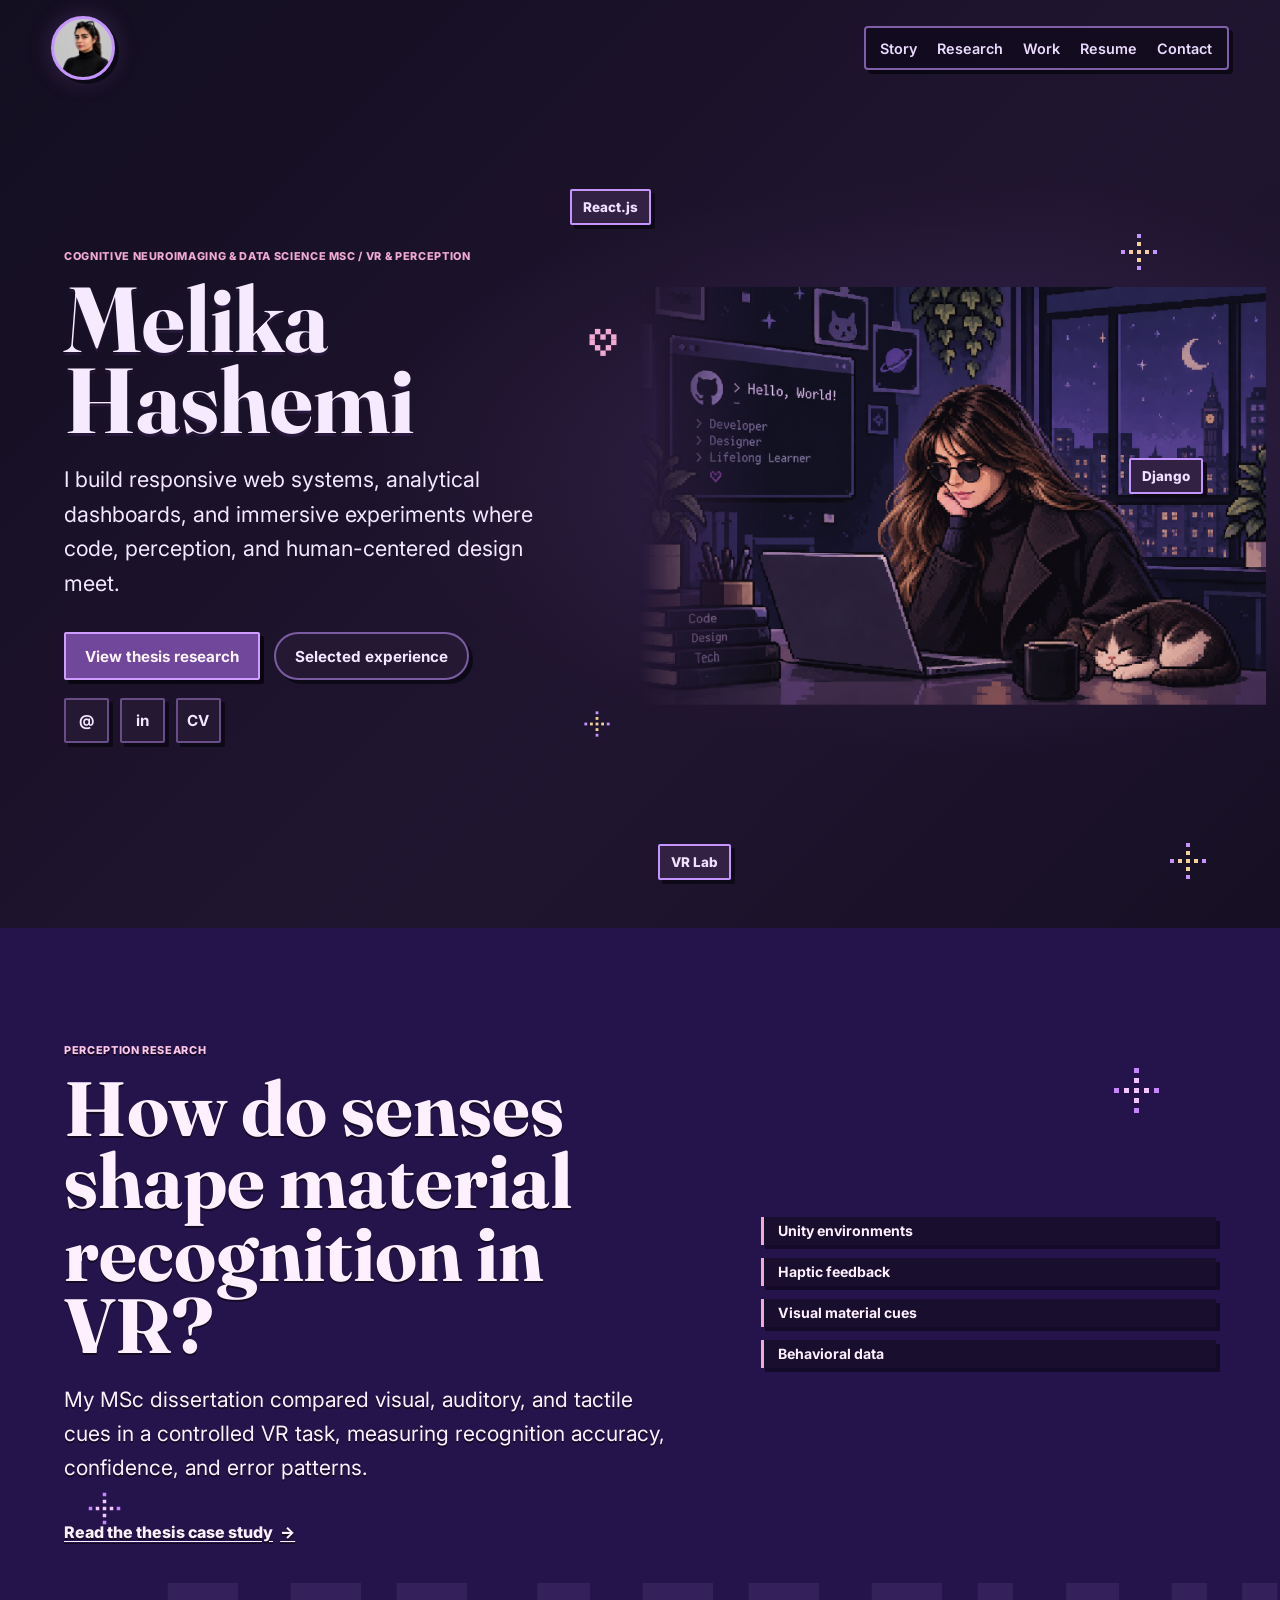
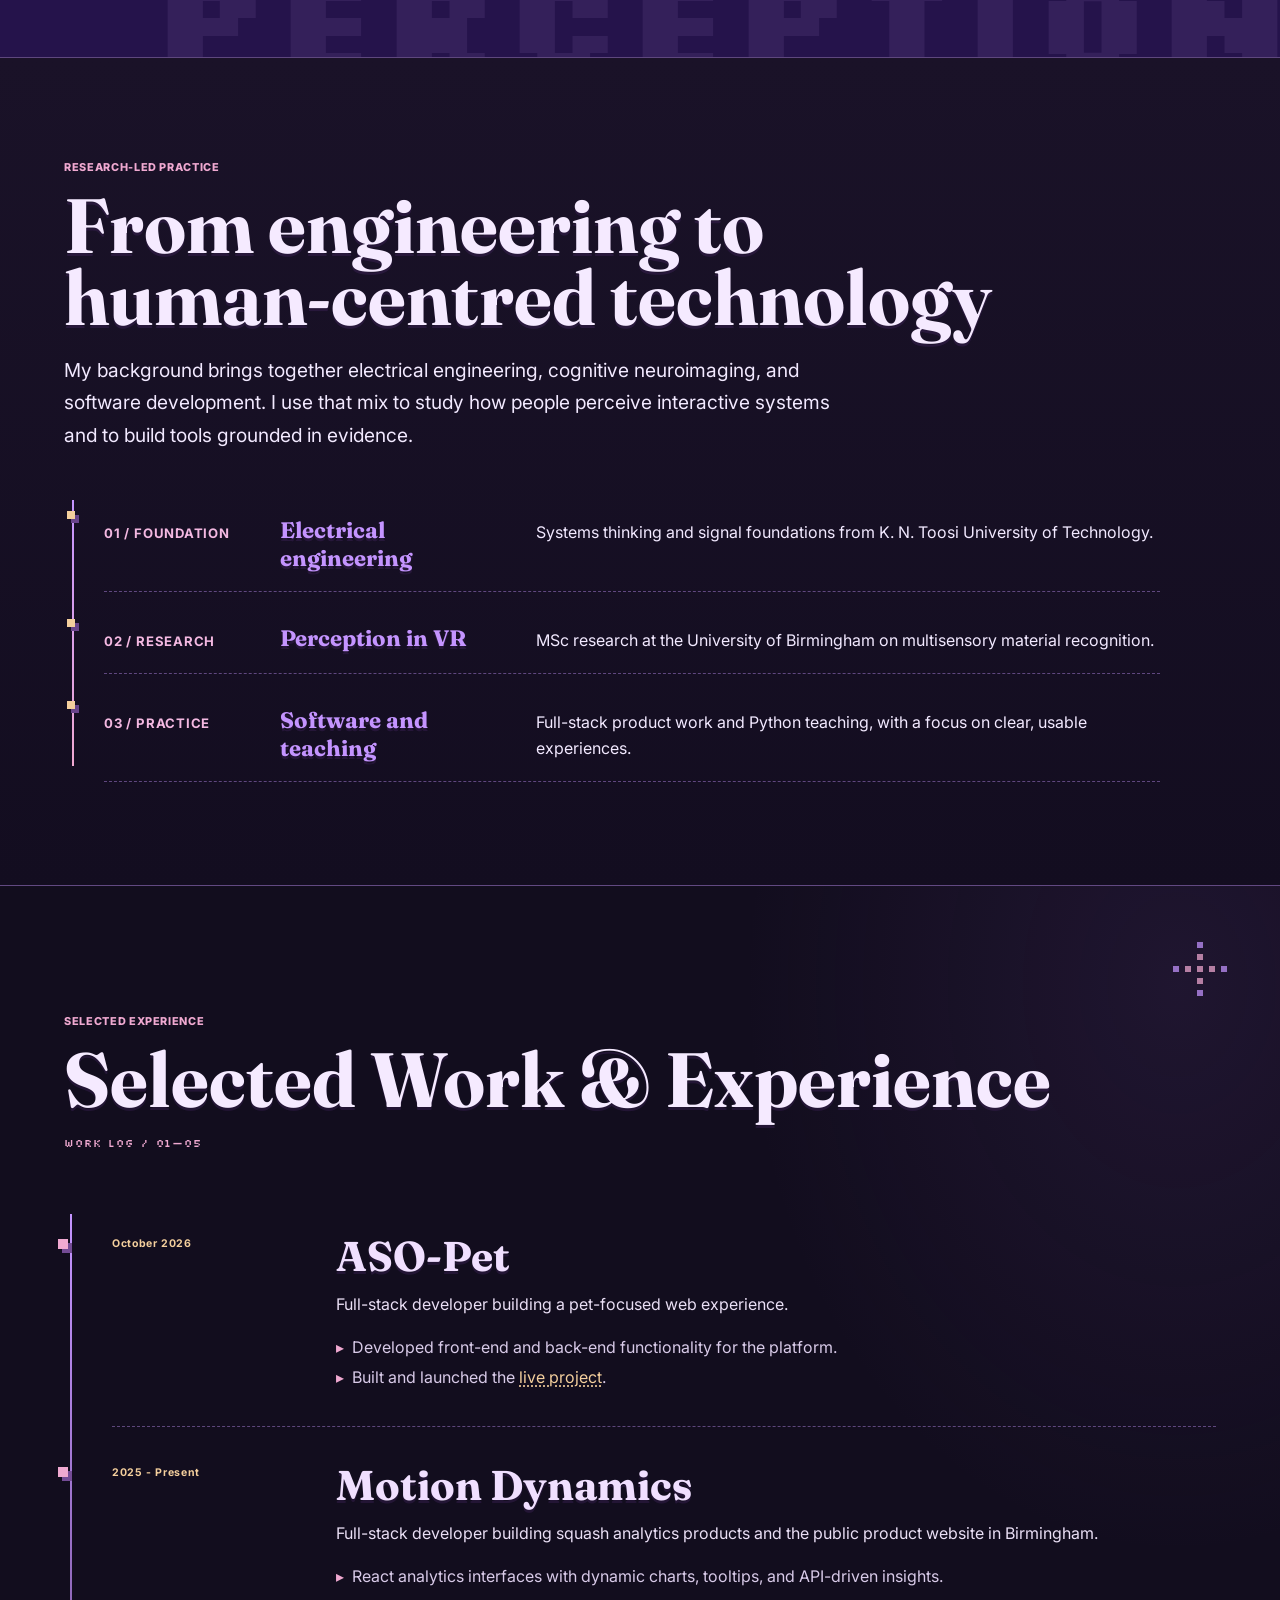
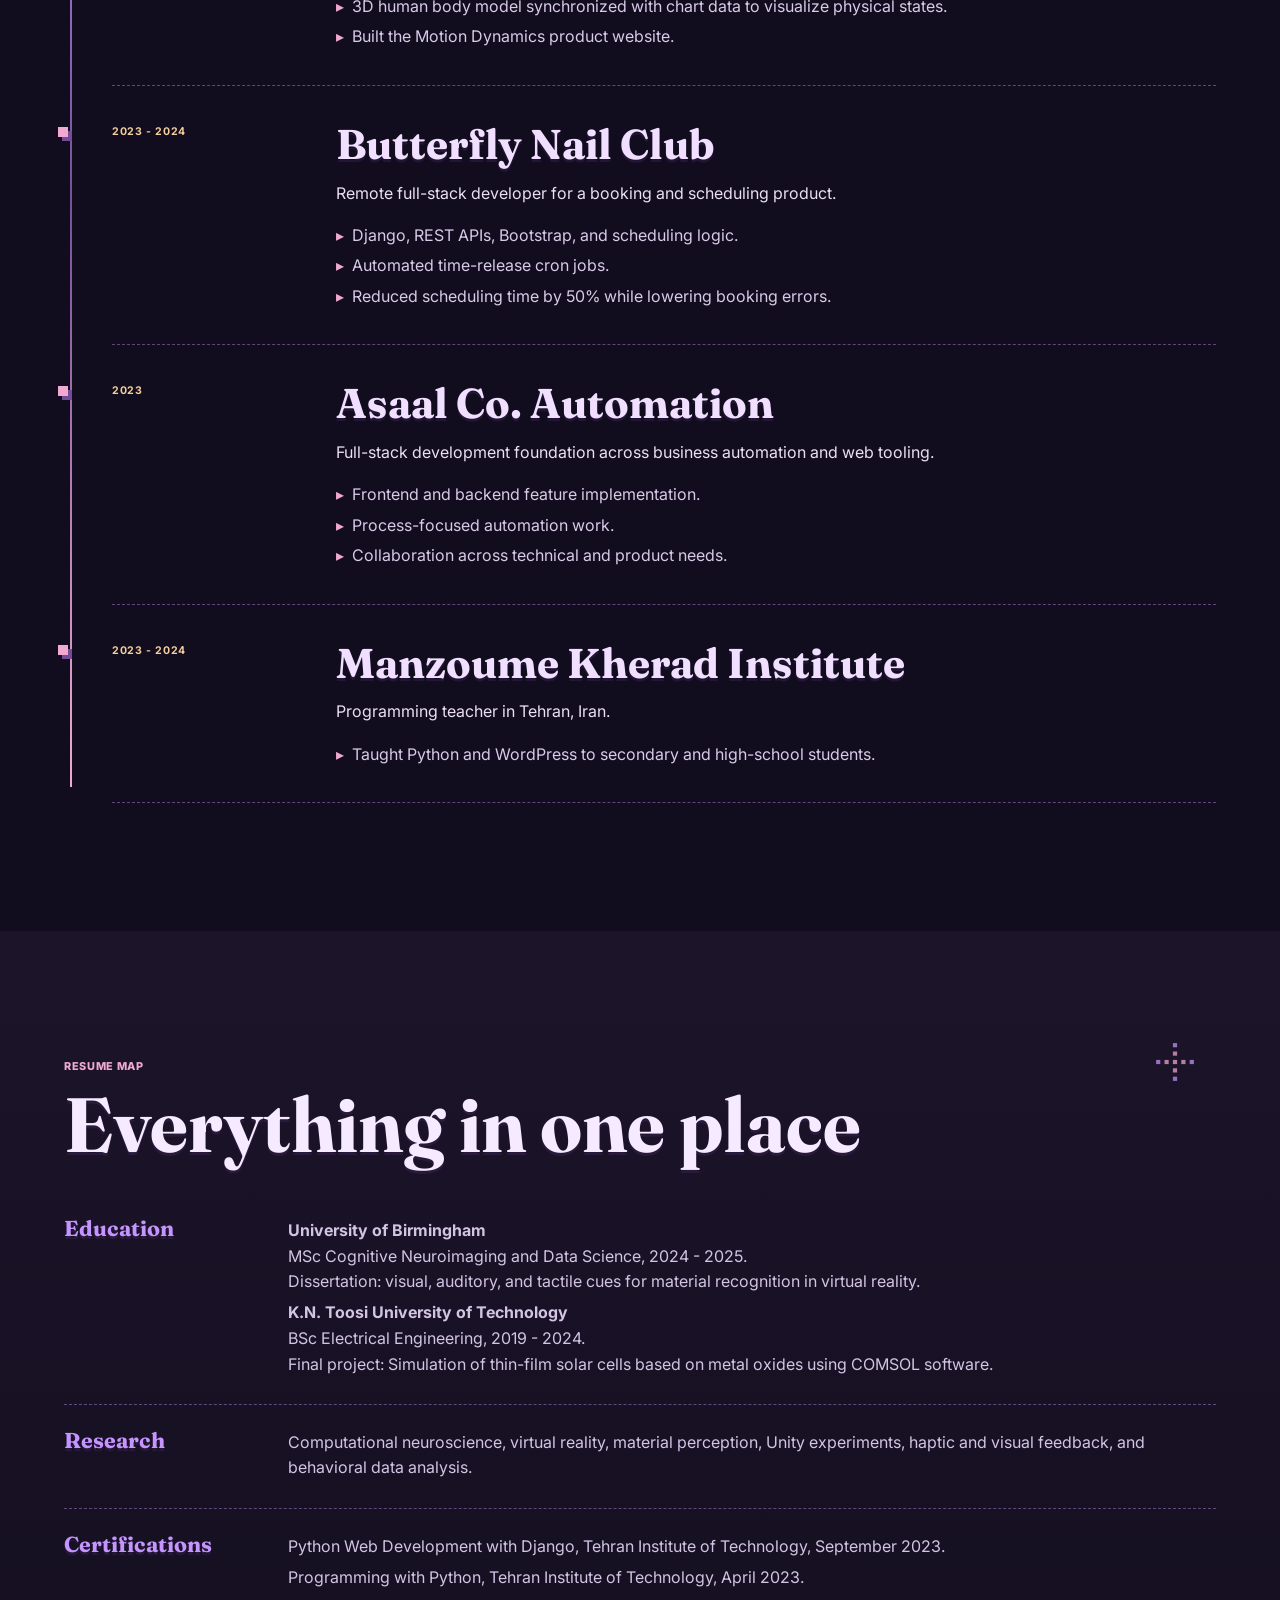
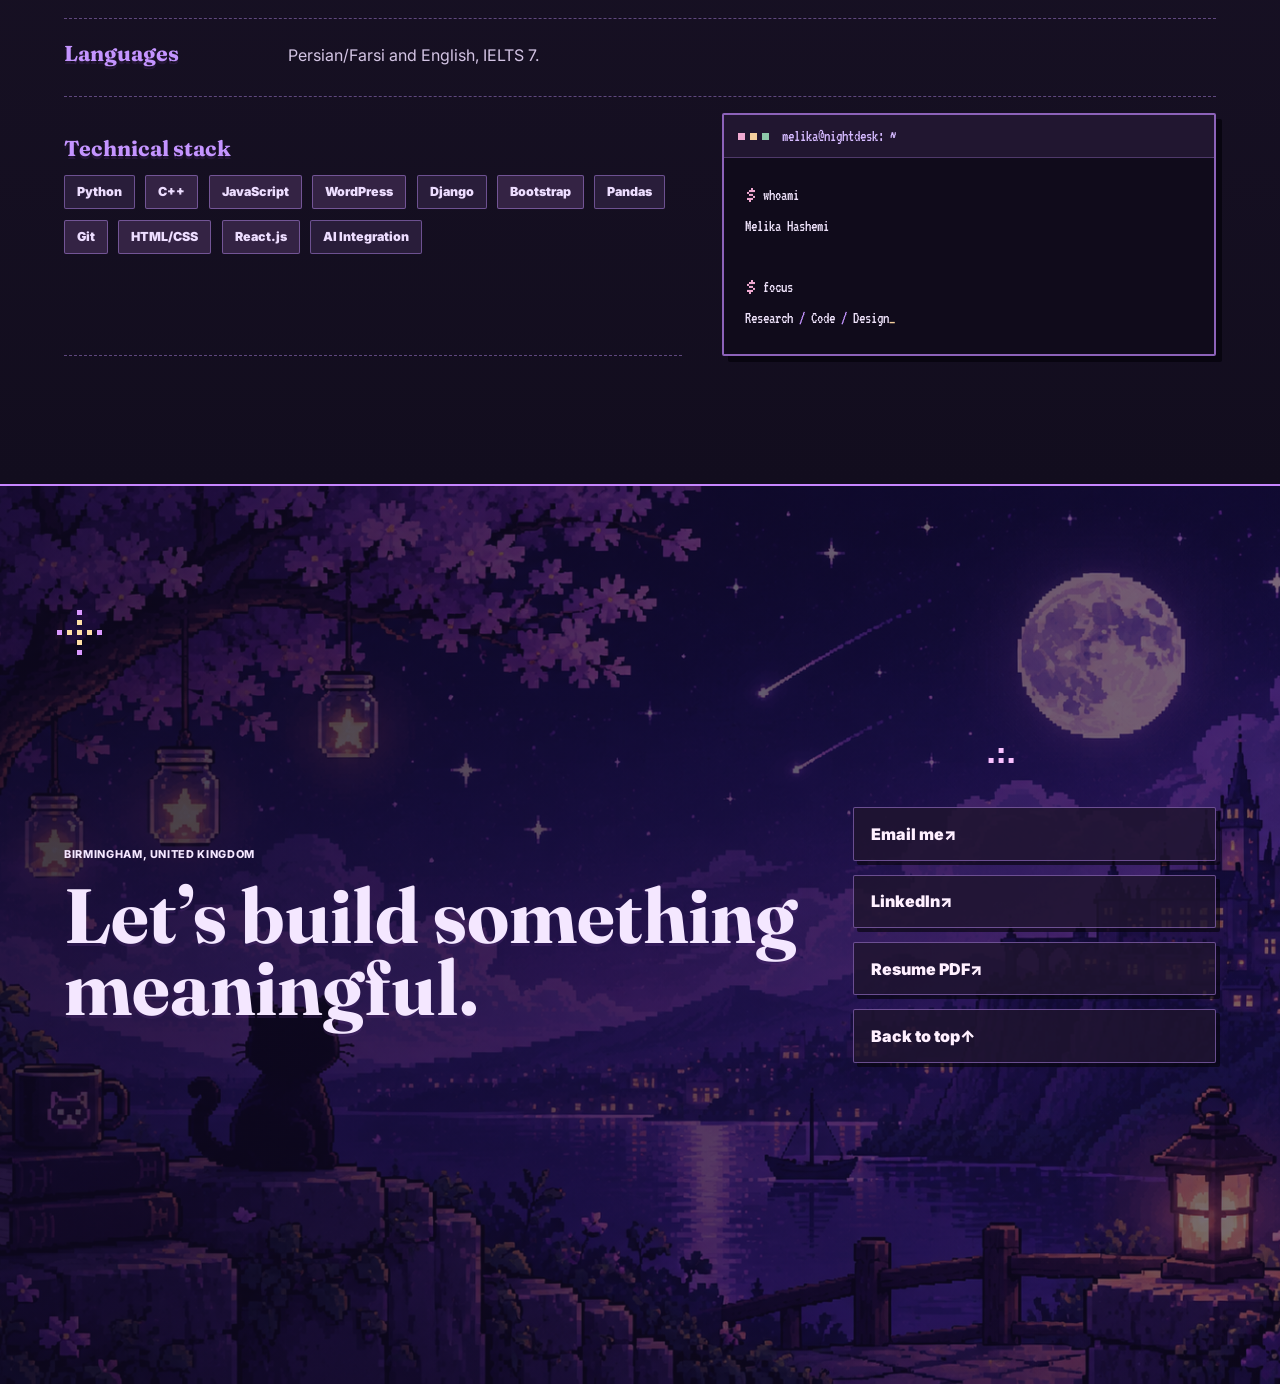
<file: index.html>
<!doctype html>
<html lang="en">
  <head>
    <meta charset="utf-8" />
    <meta name="viewport" content="width=device-width, initial-scale=1" />
    <title>Melika Hashemi | Portfolio</title>
    <meta
      name="description"
      content="Melika Hashemi's portfolio in VR perception research, cognitive neuroimaging, data science, and full-stack development."
    />
    <link rel="icon" type="image/jpeg" href="images/Profesional.jpg" />
    <link rel="preconnect" href="https://fonts.googleapis.com" />
    <link rel="preconnect" href="https://fonts.gstatic.com" crossorigin />
    <link href="https://fonts.googleapis.com/css2?family=Silkscreen:wght@400;700&family=VT323&display=swap" rel="stylesheet" />
    <link
      href="https://fonts.googleapis.com/css2?family=Fraunces:wght@500;650;800&family=Inter:wght@400;500;600;700;800&display=swap"
      rel="stylesheet"
    />
    <link rel="stylesheet" href="styles.css" />
    <link rel="stylesheet" href="pixel-theme.css" />
  </head>
  <body>
    <header class="site-header">
      <a class="brand" href="#top" aria-label="Melika Hashemi home">MH</a>
      <nav aria-label="Primary navigation">
        <a href="#story">Story</a>
        <a href="research.html">Research</a>
        <a href="#work">Work</a>
        <a href="#resume">Resume</a>
        <a href="#contact">Contact</a>
      </nav>
    </header>

    <main id="top">
      <section class="hero panel">
        <div class="hero-copy">
          <p class="eyebrow">Cognitive Neuroimaging &amp; Data Science MSc / VR &amp; perception</p>
          <h1>
            <span>Melika</span>
            <span>Hashemi</span>
          </h1>
          <p class="lede">
            I build responsive web systems, analytical dashboards, and immersive
            experiments where code, perception, and human-centered design meet.
          </p>
          <div class="hero-actions">
            <a class="button primary" href="research.html">View thesis research</a>
            <a class="button ghost" href="#work">Selected experience</a>
          </div>
          <div class="hero-icon-links" aria-label="Quick links">
            <a href="mailto:smlika.hashemi@gmail.com" aria-label="Email"> @ </a>
            <a href="https://www.linkedin.com/in/melika-hashemi-525626200/" target="_blank" rel="noreferrer" aria-label="LinkedIn">in</a>
            <a href="Resume.pdf" target="_blank" rel="noreferrer" aria-label="Download CV">CV</a>
          </div>
        </div>

        <div class="hero-stage" aria-hidden="true">
          <img class="portrait" src="images/pixel-night-desk.png" alt="" />
          <span class="pixel-motif pixel-star star-one"></span>
          <span class="pixel-motif pixel-star star-two"></span>
          <span class="pixel-motif pixel-heart"></span>
          <span class="code-chip chip-one">React.js</span>
          <span class="code-chip chip-two">Django</span>
          <span class="code-chip chip-three">VR Lab</span>
        </div>
      </section>

      <section id="research" class="sky-scroll-section" aria-label="VR perception research statement">
        <div class="sky-word">PERCEPTION</div>
        <div class="sky-copy">
          <p class="eyebrow">Perception research</p>
          <h2>How do senses shape material recognition in VR?</h2>
          <p>My MSc dissertation compared visual, auditory, and tactile cues in a controlled VR task, measuring recognition accuracy, confidence, and error patterns.</p>
          <a class="research-link" href="research.html">Read the thesis case study <span aria-hidden="true">→</span></a>
        </div>
        <div class="sky-facts" aria-label="Research highlights">
          <span>Unity environments</span>
          <span>Haptic feedback</span>
          <span>Visual material cues</span>
          <span>Behavioral data</span>
        </div>
      </section>

      <section id="story" class="story-section" aria-labelledby="story-title">
        <div class="section-intro">
          <p class="eyebrow">Research-led practice</p>
          <h2 id="story-title">From engineering to human-centred technology</h2>
          <p>
            My background brings together electrical engineering, cognitive
            neuroimaging, and software development. I use that mix to study how
            people perceive interactive systems and to build tools grounded in
            evidence.
          </p>
        </div>
        <div class="story-grid">
          <article class="story-card">
            <span class="story-card-label">01 / Foundation</span>
            <h3>Electrical engineering</h3>
            <p>Systems thinking and signal foundations from K. N. Toosi University of Technology.</p>
          </article>
          <article class="story-card">
            <span class="story-card-label">02 / Research</span>
            <h3>Perception in VR</h3>
            <p>MSc research at the University of Birmingham on multisensory material recognition.</p>
          </article>
          <article class="story-card">
            <span class="story-card-label">03 / Practice</span>
            <h3>Software and teaching</h3>
            <p>Full-stack product work and Python teaching, with a focus on clear, usable experiences.</p>
          </article>
        </div>
      </section>

      <section id="work" class="work-section">
        <div class="section-intro">
          <p class="eyebrow">Selected experience</p>
          <h2>Selected Work &amp; Experience</h2>
        </div>
        <div class="work-grid">
          <article class="work-card" data-reveal>
            <span class="year">October 2026</span>
            <h3>ASO-Pet</h3>
            <p>Full-stack developer building a pet-focused web experience.</p>
            <ul>
              <li>Developed front-end and back-end functionality for the platform.</li>
              <li>Built and launched the <a href="https://aso-pet.hashemdotcom.space/" target="_blank" rel="noreferrer">live project</a>.</li>
            </ul>
          </article>
          <article class="work-card" data-reveal>
            <span class="year">2025 - Present</span>
            <h3>Motion Dynamics</h3>
            <p>Full-stack developer building squash analytics products and the public product website in Birmingham.</p>
            <ul>
              <li>React analytics interfaces with dynamic charts, tooltips, and API-driven insights.</li>
              <li>3D human body model synchronized with chart data to visualize physical states.</li>
              <li>Built the Motion Dynamics product website.</li>
            </ul>
          </article>
          <article class="work-card" data-reveal>
            <span class="year">2023 - 2024</span>
            <h3>Butterfly Nail Club</h3>
            <p>Remote full-stack developer for a booking and scheduling product.</p>
            <ul>
              <li>Django, REST APIs, Bootstrap, and scheduling logic.</li>
              <li>Automated time-release cron jobs.</li>
              <li>Reduced scheduling time by 50% while lowering booking errors.</li>
            </ul>
          </article>
          <article class="work-card" data-reveal>
            <span class="year">2023</span>
            <h3>Asaal Co. Automation</h3>
            <p>Full-stack development foundation across business automation and web tooling.</p>
            <ul>
              <li>Frontend and backend feature implementation.</li>
              <li>Process-focused automation work.</li>
              <li>Collaboration across technical and product needs.</li>
            </ul>
          </article>
          <article class="work-card" data-reveal>
            <span class="year">2023 - 2024</span>
            <h3>Manzoume Kherad Institute</h3>
            <p>Programming teacher in Tehran, Iran.</p>
            <ul>
              <li>Taught Python and WordPress to secondary and high-school students.</li>
            </ul>
          </article>
        </div>
      </section>

      <section id="resume" class="resume-section">
        <div class="section-intro">
          <p class="eyebrow">Resume map</p>
          <h2>Everything in one place</h2>
        </div>
        <div class="resume-grid">
          <article class="resume-panel">
            <h3>Education</h3>
            <p><strong>University of Birmingham</strong><br />MSc Cognitive Neuroimaging and Data Science, 2024 - 2025.<br />Dissertation: visual, auditory, and tactile cues for material recognition in virtual reality.</p>
            <p><strong>K.N. Toosi University of Technology</strong><br />BSc Electrical Engineering, 2019 - 2024.<br />Final project: Simulation of thin-film solar cells based on metal oxides using COMSOL software.</p>
          </article>
          <article class="resume-panel">
            <h3>Research</h3>
            <p>Computational neuroscience, virtual reality, material perception, Unity experiments, haptic and visual feedback, and behavioral data analysis.</p>
          </article>
          <article class="resume-panel">
            <h3>Certifications</h3>
            <p>Python Web Development with Django, Tehran Institute of Technology, September 2023.</p>
            <p>Programming with Python, Tehran Institute of Technology, April 2023.</p>
          </article>
          <article class="resume-panel">
            <h3>Languages</h3>
            <p>Persian/Farsi and English, IELTS 7.</p>
          </article>
          <div class="resume-stack-row">
            <article class="resume-panel stack-panel">
              <h3>Technical stack</h3>
              <div class="skill-orbit skill-orbit-small" aria-label="Technical stack">
                <span>Python</span>
                <span>C++</span>
                <span>JavaScript</span>
                <span>WordPress</span>
                <span>Django</span>
                <span>Bootstrap</span>
                <span>Pandas</span>
                <span>Git</span>
                <span>HTML/CSS</span>
                <span>React.js</span>
                <span>AI Integration</span>
              </div>
            </article>
            <div class="ghost-lab stack-spirit pixel-console" aria-label="Pixel-themed coding terminal">
              <div class="console-bar">
                <span class="console-lights" aria-hidden="true"><i></i><i></i><i></i></span>
                <span>melika@nightdesk: ~</span>
              </div>
              <pre><span class="console-prompt">$</span> whoami
Melika Hashemi

<span class="console-prompt">$</span> focus
Research <span class="console-divider">/</span> Code <span class="console-divider">/</span> Design<span class="console-cursor" aria-hidden="true">_</span></pre>
            </div>
          </div>
        </div>
      </section>

      <section id="contact" class="contact-section panel" aria-labelledby="contact-title">
        <div>
          <p class="eyebrow">Birmingham, United Kingdom</p>
          <h2 id="contact-title">Let’s build something meaningful.</h2>
        </div>
        <div class="contact-links">
          <a href="mailto:smlika.hashemi@gmail.com">Email me <span aria-hidden="true">↗</span></a>
          <a href="https://www.linkedin.com/in/melika-hashemi-525626200/" target="_blank" rel="noreferrer">LinkedIn <span aria-hidden="true">↗</span></a>
          <a href="Resume.pdf" target="_blank" rel="noreferrer">Resume PDF <span aria-hidden="true">↗</span></a>
          <a href="#top">Back to top <span aria-hidden="true">↑</span></a>
        </div>
      </section>

    </main>

    <script src="script.js"></script>
  </body>
</html>
</file>
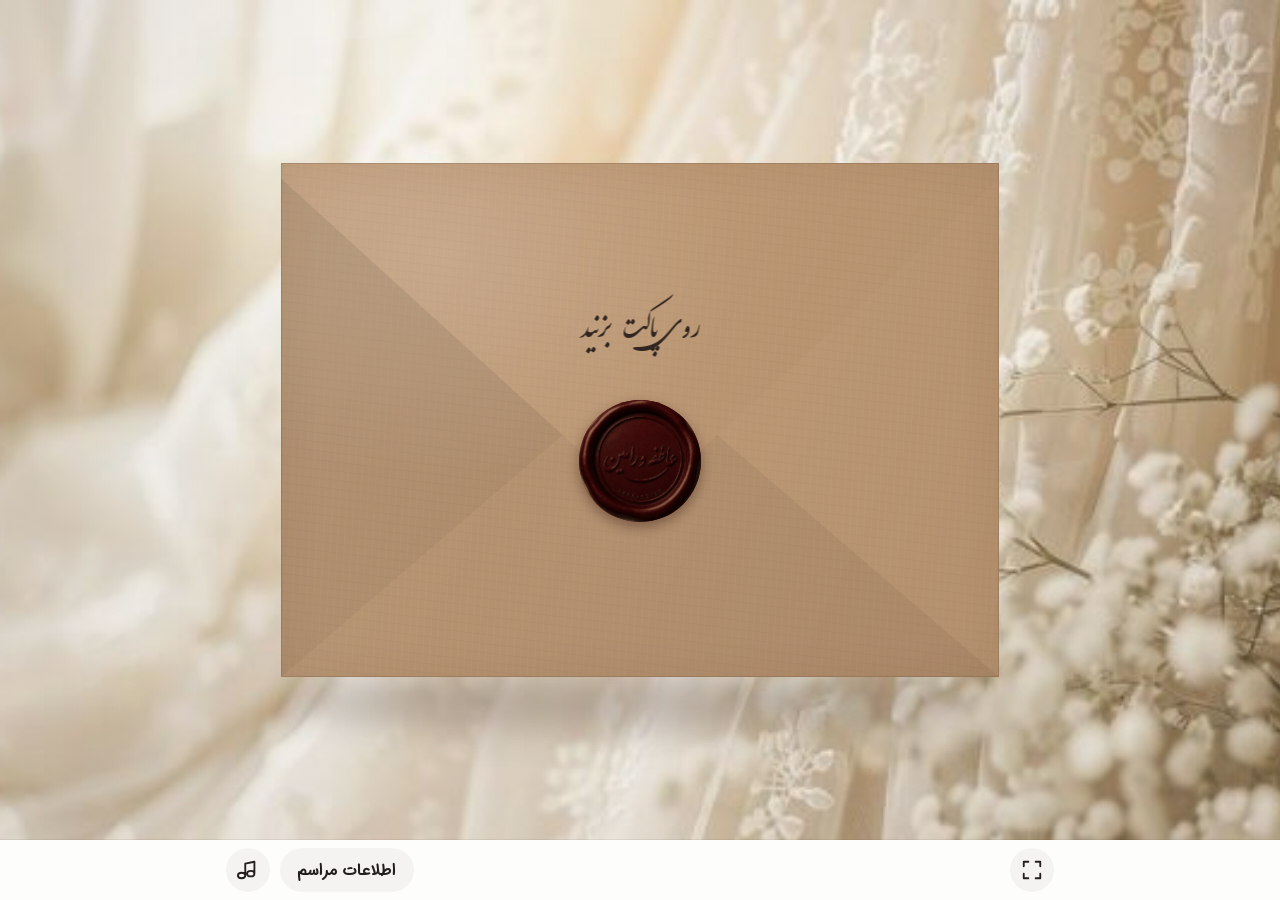
<file: wedding/index.html>
<!doctype html>
<html lang="fa" dir="rtl">
  <head>
    <meta charset="UTF-8" />
    <meta name="viewport" content="width=device-width, initial-scale=1.0" />
    <meta name="theme-color" content="#c9beb6" />
    <title>دعوت‌نامه عروسی</title>
    <link rel="stylesheet" href="styles.css" />
  </head>
  <body>
    <main class="scene" aria-label="دعوت‌نامه عروسی">
      <div class="backdrop" aria-hidden="true">
        <span class="lace lace--left"></span>
        <span class="lace lace--right"></span>
      </div>

      <div class="sparkles" id="sparkles" aria-hidden="true"></div>

      <button class="envelope-stage" id="envelope" type="button" aria-label="باز کردن دعوت‌نامه" aria-expanded="false">
        <span class="envelope-shadow" aria-hidden="true"></span>

        <span class="envelope">
          <span class="envelope__back"></span>

          <img
            class="invitation"
            src="assets/images/invitation.png"
            alt="دعوت‌نامه عاطفه و رامین؛ جمعه ۲۳ مرداد، ساعت ۱۹ تا ۲۲، تهران، عمارت مجنون"
          />

          <span class="envelope__front envelope__front--left"></span>
          <span class="envelope__front envelope__front--right"></span>
          <span class="envelope__front envelope__front--bottom"></span>
          <span class="envelope__flap"></span>

          <span class="seal" aria-hidden="true">
            <img src="assets/images/seal.png" alt="" />
          </span>

          <span class="tap-copy">روی پاکت بزنید</span>
        </span>
      </button>
    </main>

    <footer class="controls">
      <div class="controls__inner">
        <button class="icon-button" id="musicButton" type="button" aria-label="پخش موسیقی" title="موسیقی">
          <svg viewBox="0 0 24 24" aria-hidden="true"><path d="M9 18V5l10-2v13M9 18c0 1.7-1.8 3-4 3s-4-1.3-4-3 1.8-3 4-3 4 1.3 4 3Zm10-2c0 1.7-1.8 3-4 3s-4-1.3-4-3 1.8-3 4-3 4 1.3 4 3Z" /></svg>
        </button>
        <button class="details-button" id="detailsButton" type="button">اطلاعات مراسم</button>
        <button class="icon-button controls__fullscreen" id="fullscreenButton" type="button" aria-label="نمایش تمام‌صفحه" title="تمام‌صفحه">
          <svg viewBox="0 0 24 24" aria-hidden="true"><path d="M8 3H3v5M16 3h5v5M8 21H3v-5m13 5h5v-5" /></svg>
        </button>
      </div>
    </footer>

    <dialog class="details" id="detailsDialog">
      <button class="details__close" id="closeDetails" type="button" aria-label="بستن">×</button>
      <p class="details__kicker">جشن پیوند ما</p>
      <h2>اطلاعات مراسم</h2>
      <dl>
        <div><dt>تاریخ</dt><dd>جمعه، ۲۳ مرداد</dd></div>
        <div><dt>ساعت</dt><dd>۱۹:۰۰</dd></div>
        <div><dt>نشانی</dt><dd>تهران، عمارت مجنون</dd></div>
      </dl>
      <a
        class="details__map-link"
        href="https://www.google.com/maps/dir/?api=1&amp;destination=35.6647378%2C51.2293936&amp;travelmode=driving"
        target="_blank"
        rel="noopener noreferrer"
        aria-label="نمایش محل مراسم در گوگل مپ"
      >
        <svg class="details__map-logo" viewBox="0 0 32 32" aria-hidden="true">
          <path fill="#34a853" d="M16 2a10 10 0 0 0-10 10c0 7.5 10 18 10 18s10-10.5 10-18A10 10 0 0 0 16 2Z"/>
          <path fill="#fbbc04" d="M6 12c0 3.3 2.2 7.6 4.7 11.2L16 16l-5.8-8A9.9 9.9 0 0 0 6 12Z"/>
          <path fill="#4285f4" d="M16 2a10 10 0 0 0-5.8 1.9L16 12l8.1-4.2A10 10 0 0 0 16 2Z"/>
          <path fill="#ea4335" d="M24.1 7.8 16 12v4l5.3 7.2C23.8 19.6 26 15.3 26 12c0-1.5-.3-2.9-.9-4.2Z"/>
          <circle cx="16" cy="12" r="3.5" fill="#fff"/>
        </svg>
        <span>مشاهده مسیر در Google Maps</span>
      </a>
      <p class="details__note">مشتاق دیدارتان هستیم</p>
    </dialog>

    <audio id="music" src="assets/audio/wedding-song.mp3" loop preload="auto"></audio>

    <script src="script.js"></script>
  </body>
</html>
</file>
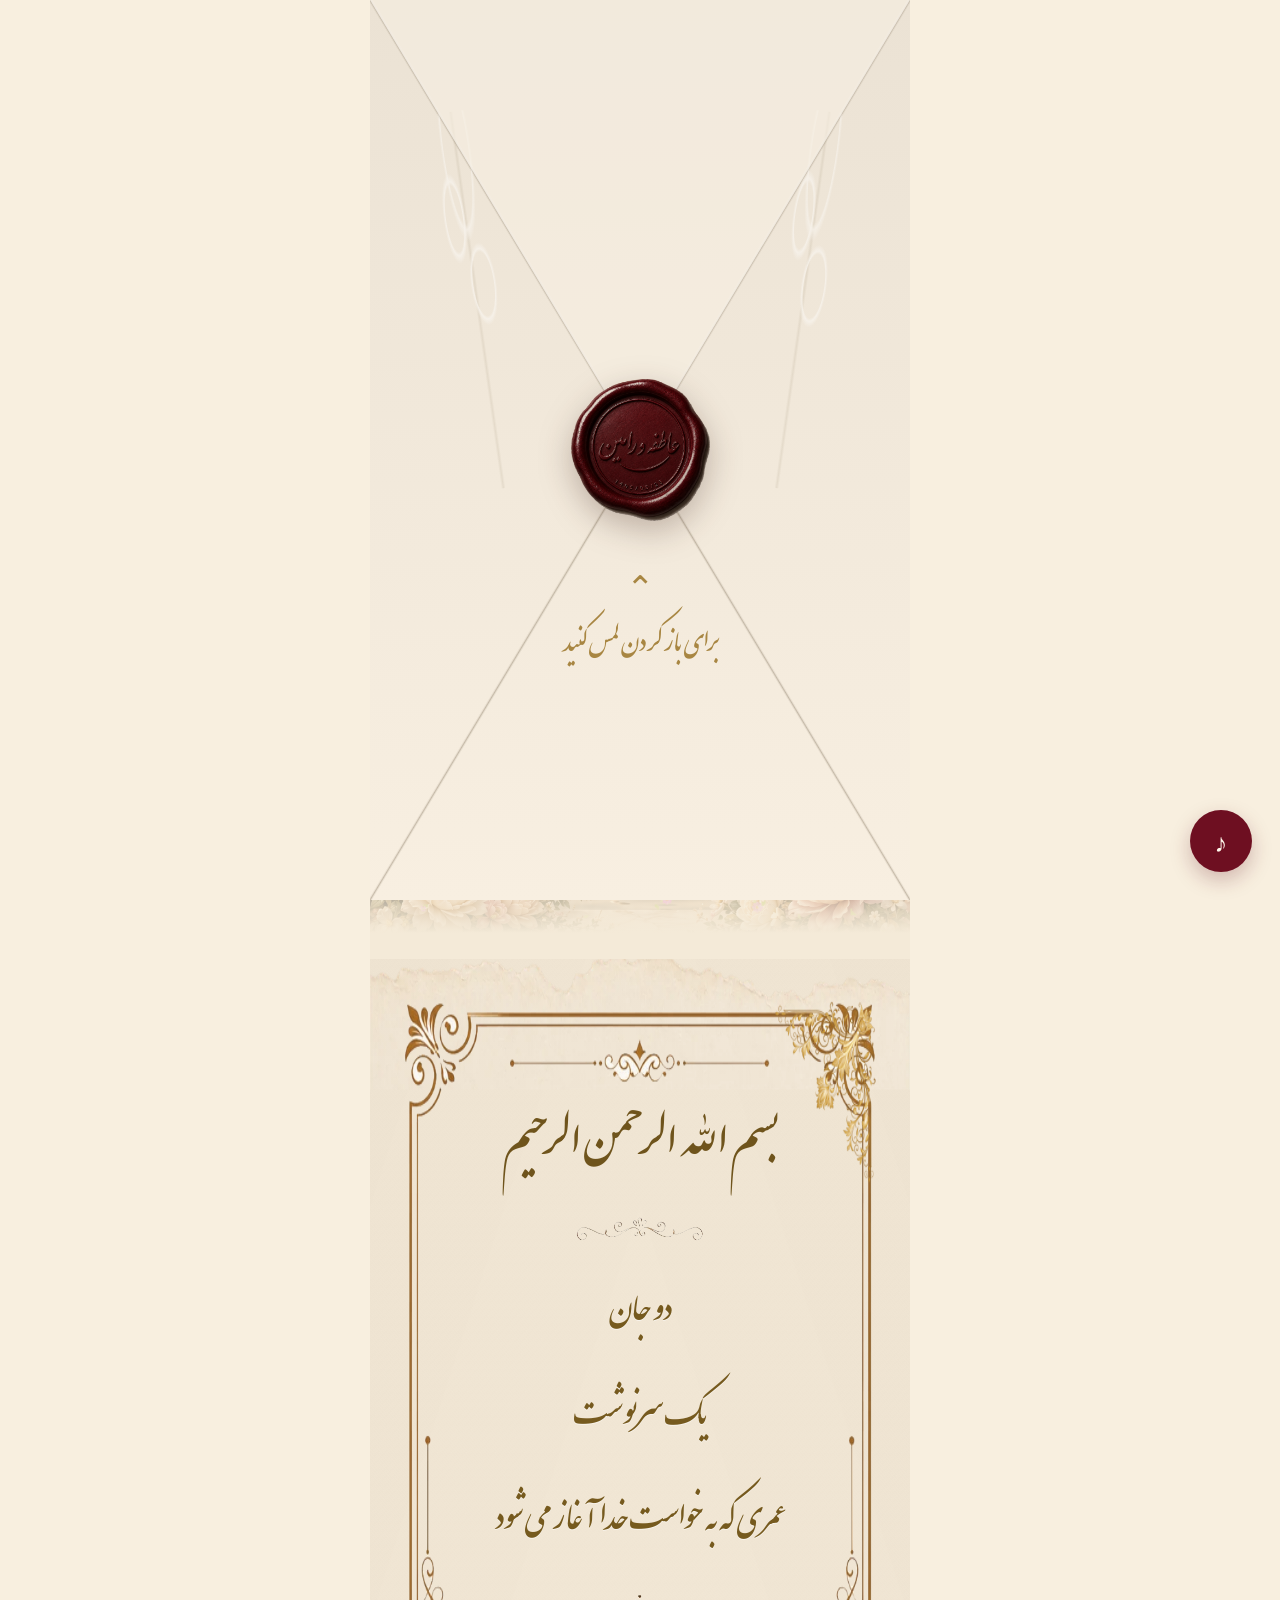
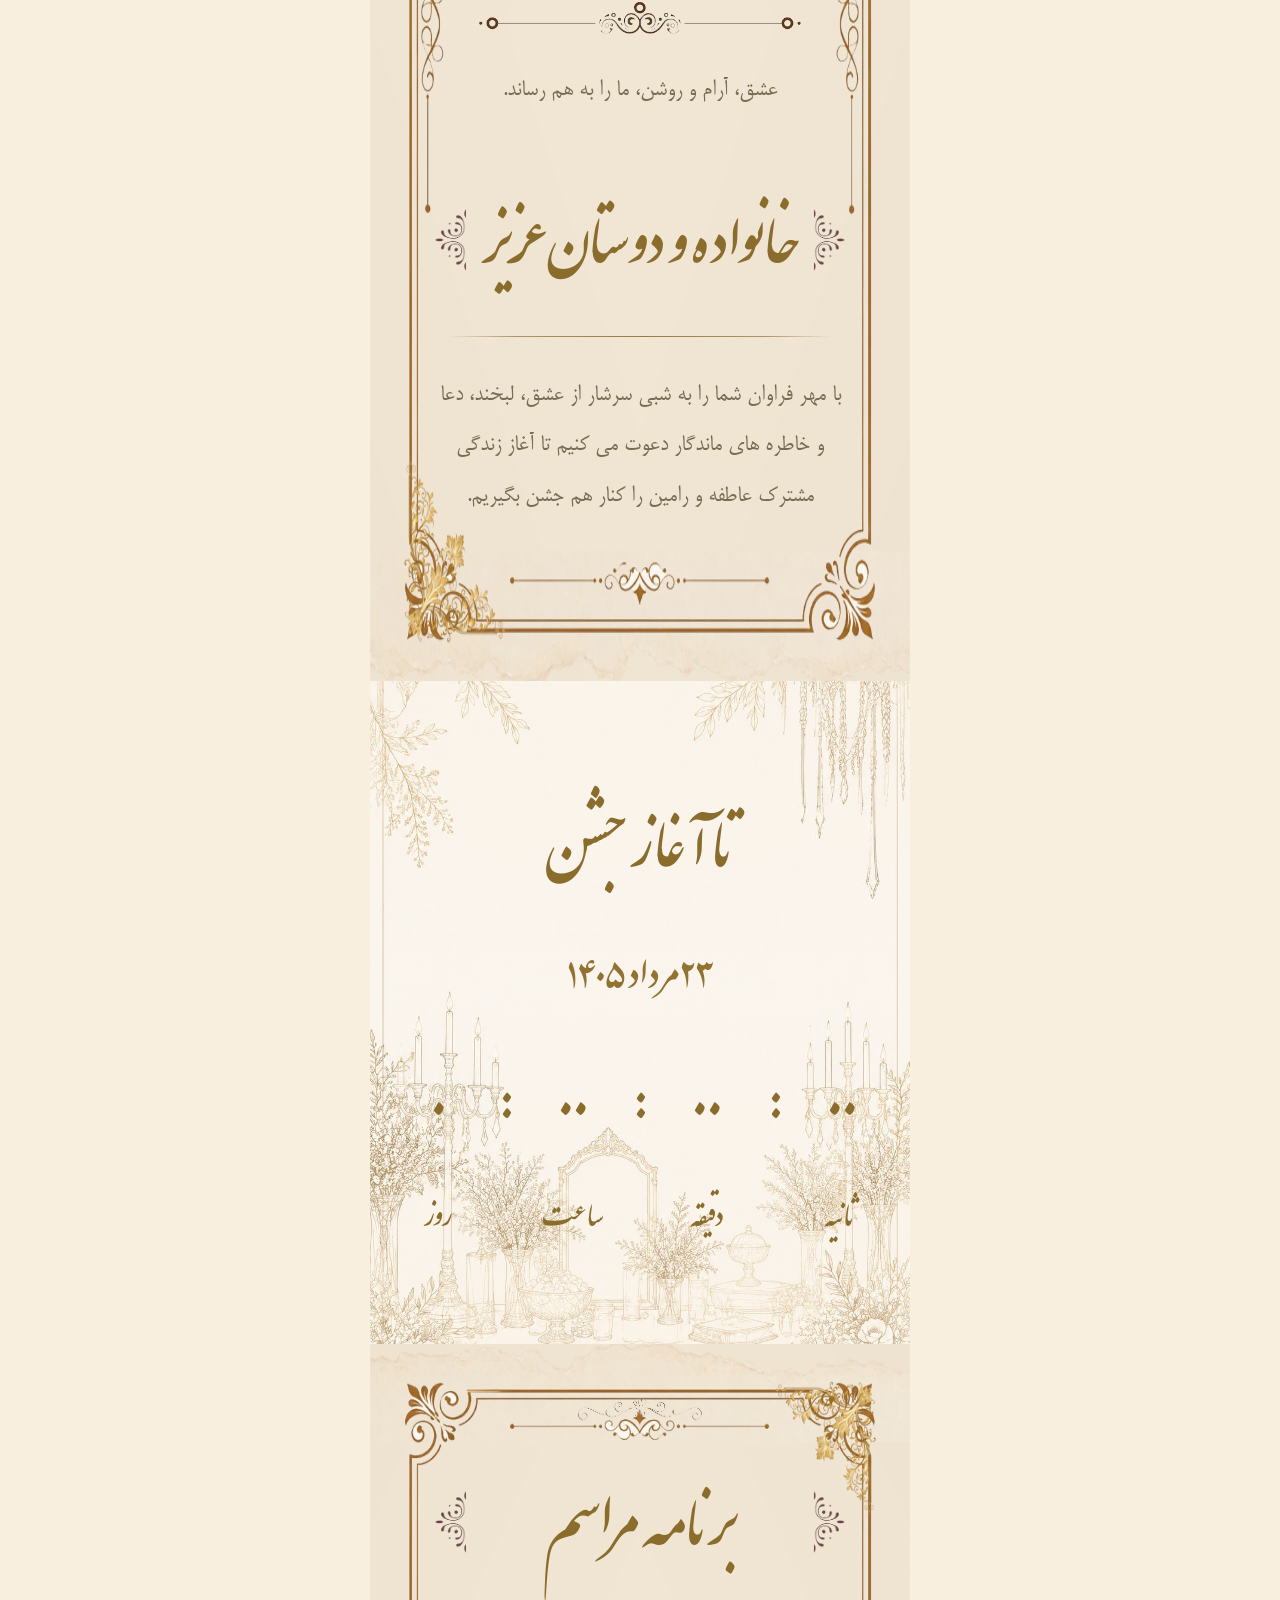
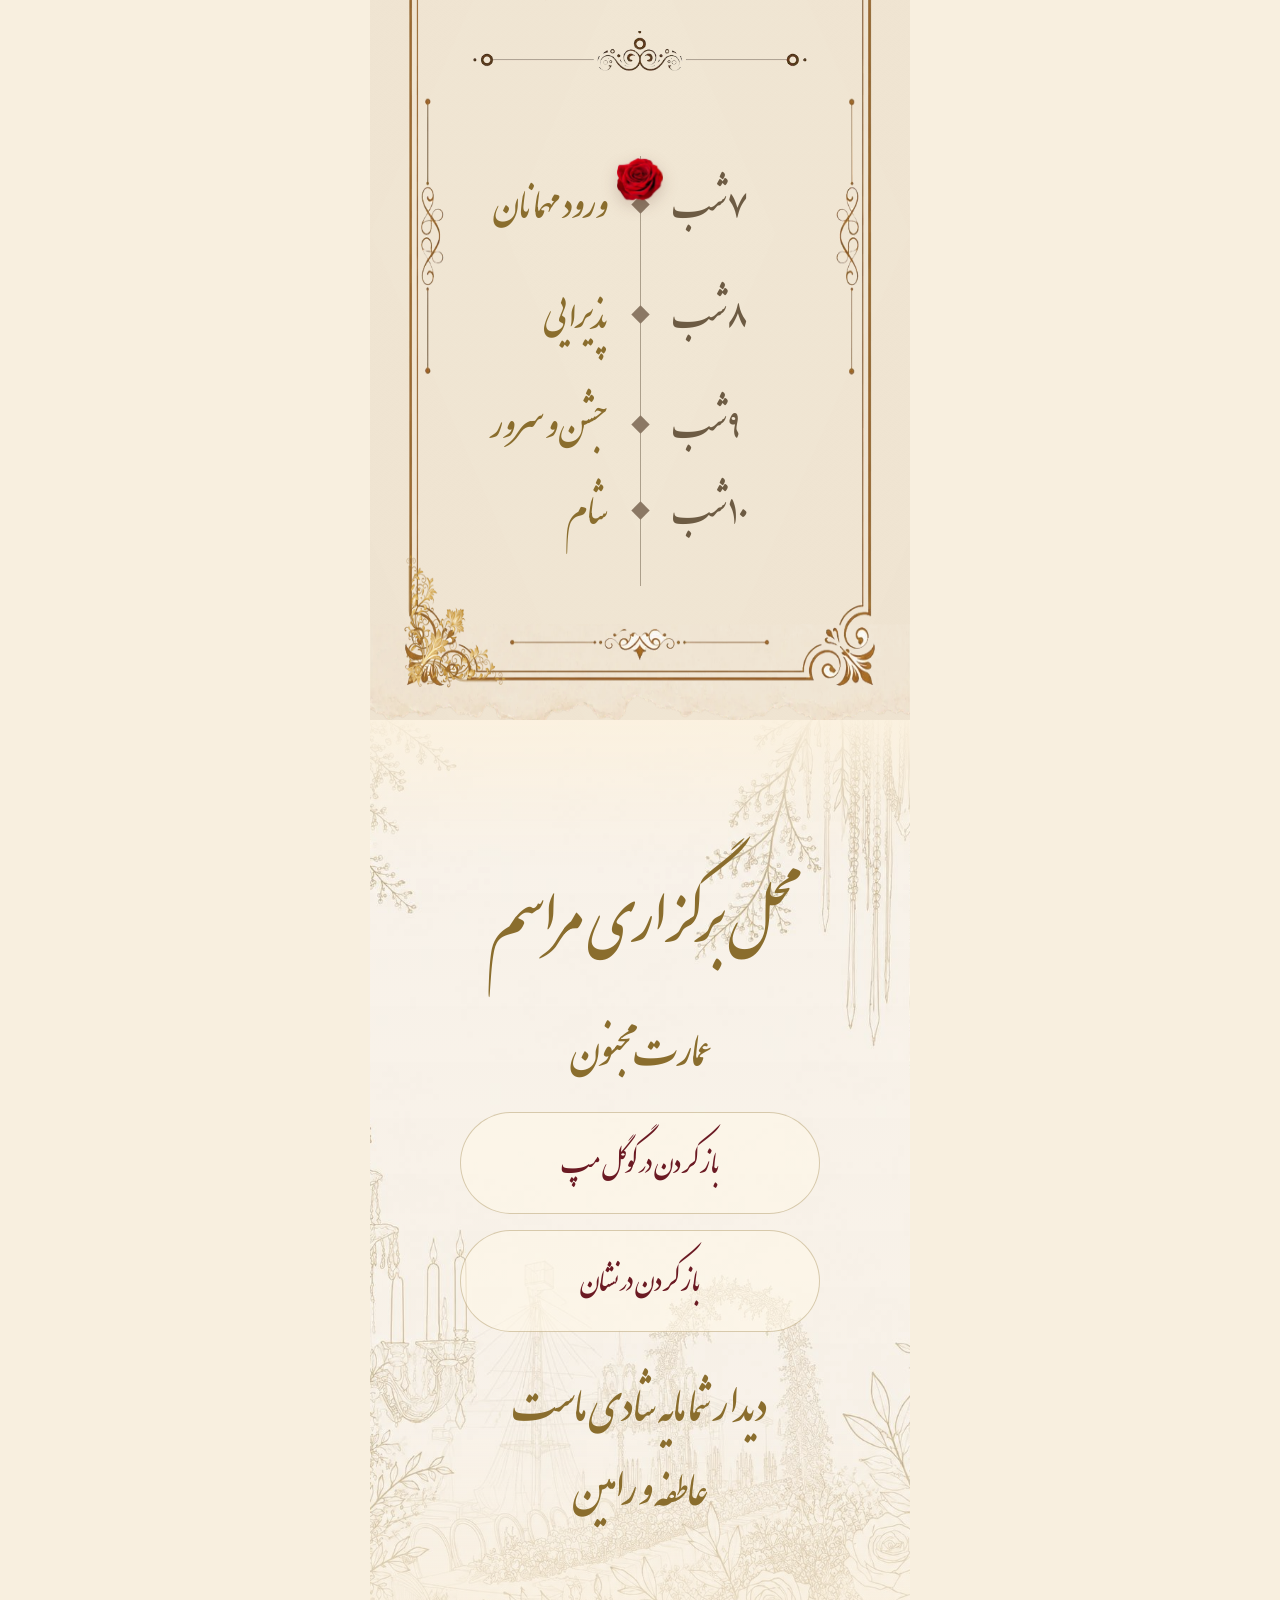
<file: Wedding/index.html>
<!doctype html>
<html lang="fa" dir="rtl">
<head>
  <meta charset="utf-8">
  <meta name="viewport" content="width=device-width, initial-scale=1">
  <title>باغ مقدس</title>
  <link rel="stylesheet" href="styles.css?v=20260724-ornament-gap">
</head>
<body>
  <main class="phone-canvas" id="top">
    <section class="envelope-screen" id="envelopeScreen" aria-label="باز کردن دعوت نامه">
      <button class="envelope-button" id="openInvitation" type="button">
        <span class="envelope-art" aria-hidden="true">
          <span class="envelope-flap"></span>
          <span class="emboss emboss-left"></span>
          <span class="emboss emboss-right"></span>
          <span class="wax-seal"></span>
        </span>
        <span class="open-cue">&#8963;</span>
        <span class="tap-text">برای باز کردن لمس کنید</span>
      </button>
    </section>

    <div class="invite-content" id="inviteContent" aria-live="polite">
      <section class="hero landing-hero" aria-label="دعوت نامه عروسی عاطفه و رامین">
        <img src="assets/landing.png" alt="دعوت نامه عروسی عاطفه و رامین">
        <span class="petals-overlay" aria-hidden="true"></span>
        <!-- <a class="scroll-link" href="#blessing" aria-label="پایین بروید">&#8964;</a> -->
      </section>

      <section class="blessing panel torn-paper torn-top reveal-on-scroll" id="blessing">
        <img class="section-frame" src="assets/blessing-frame.png" alt="" aria-hidden="true">
        <p class="arabic">بسم الله الرحمن الرحيم</p>
        <img class="blessing-ornament blessing-ornament-top" src="assets/ornament-top.png" alt="" aria-hidden="true">
        <p class="script blessing-line">دو جان<br><br>یک سرنوشت<br><br>عمری که به خواست خدا آغاز می شود</p>
        <img class="blessing-ornament blessing-ornament-line" src="assets/ornament-line.png" alt="" aria-hidden="true">
        <p class="plain-persian love-line">عشق، آرام و روشن، ما را به هم رساند.</p>
        <h2 class="blessing-heading">
          <img class="heading-ornament heading-ornament-right" src="assets/ornament-side-right.png" alt="" aria-hidden="true">
          <span>خانواده و دوستان عزیز</span>
          <img class="heading-ornament heading-ornament-left" src="assets/ornament-side-left.png" alt="" aria-hidden="true">
        </h2>
        <div class="blessing-divider" aria-hidden="true"></div>
        <p class="plain-persian invitation-copy">با مهر فراوان شما را به شبی سرشار از عشق، لبخند، دعا و خاطره های ماندگار دعوت می کنیم تا آغاز زندگی مشترک عاطفه و رامین را کنار هم جشن بگیریم.</p>
      </section>

      <section class="countdown-section reveal-on-scroll">
        <h2>تا آغاز جشن</h2>
        <p class="persian-date">۲۳ مرداد ۱۴۰۵</p>
        <div class="countdown" id="countdown" aria-label="شمارش معکوس تا ۲۳ مرداد ۱۴۰۵">
          <div><strong id="days">۰</strong><span>روز</span></div>
          <b>:</b>
          <div><strong id="hours">۰</strong><span>ساعت</span></div>
          <b>:</b>
          <div><strong id="minutes">۰</strong><span>دقیقه</span></div>
          <b>:</b>
          <div><strong id="seconds">۰</strong><span>ثانیه</span></div>
        </div>
      </section>

      <section class="schedule panel torn-paper torn-both reveal-on-scroll">
        <img class="section-frame" src="assets/blessing-frame.png" alt="" aria-hidden="true">
        <img class="blessing-ornament blessing-ornament-top schedule-ornament-top" src="assets/ornament-top.png" alt="" aria-hidden="true">
        <h2 class="blessing-heading schedule-heading">
          <img class="heading-ornament heading-ornament-right" src="assets/ornament-side-right.png" alt="" aria-hidden="true">
          <span>برنامه مراسم</span>
          <img class="heading-ornament heading-ornament-left" src="assets/ornament-side-left.png" alt="" aria-hidden="true">
        </h2>
        <img class="blessing-ornament blessing-ornament-line schedule-ornament-line" src="assets/ornament-line.png" alt="" aria-hidden="true">
        <div class="timeline">
          <span class="timeline-progress" id="timelineProgress" aria-hidden="true"></span>
          <div class="event reveal-on-scroll"><time>۷ شب</time><span></span><b>ورود مهمانان</b></div>
          <div class="event reveal-on-scroll"><time>۸ شب</time><span></span><b>پذیرایی</b></div>
          <div class="event reveal-on-scroll"><time>۹ شب</time><span></span><b>جشن و سرور</b></div>
          <div class="event reveal-on-scroll"><time>۱۰ شب</time><span></span><b>شام</b></div>
        </div>
      </section>

      <footer class="final-section reveal-on-scroll">
        <div class="final-content">
          <h2>محل برگزاری مراسم</h2>
          <p>عمارت مجنون</p>
          <div class="redirect-links">
            <a class="redirect-link" href="https://maps.app.goo.gl/T23Egv7WV9VbKCEK7" target="_blank" rel="noreferrer">باز کردن در گوگل مپ</a>
            <a class="redirect-link" href="https://nshn.ir/4d_bvcg7Qxd2TH" target="_blank" rel="noreferrer">باز کردن در نشان</a>
          </div>
          <p>دیدار شما مایه شادی ماست</p>
          <p class="script">عاطفه و رامین</p>
        </div>
      </footer>
    </div>
  </main>

  <button class="audio-toggle" id="audioToggle" type="button" aria-label="توقف موسیقی">II</button>
  <audio id="weddingAudio" src="wedding-song.mp3?v=20260721202646" loop preload="auto"></audio>

  <script src="script.js?v=20260724-countdown-bg-font"></script>
</body>
</html>
</file>
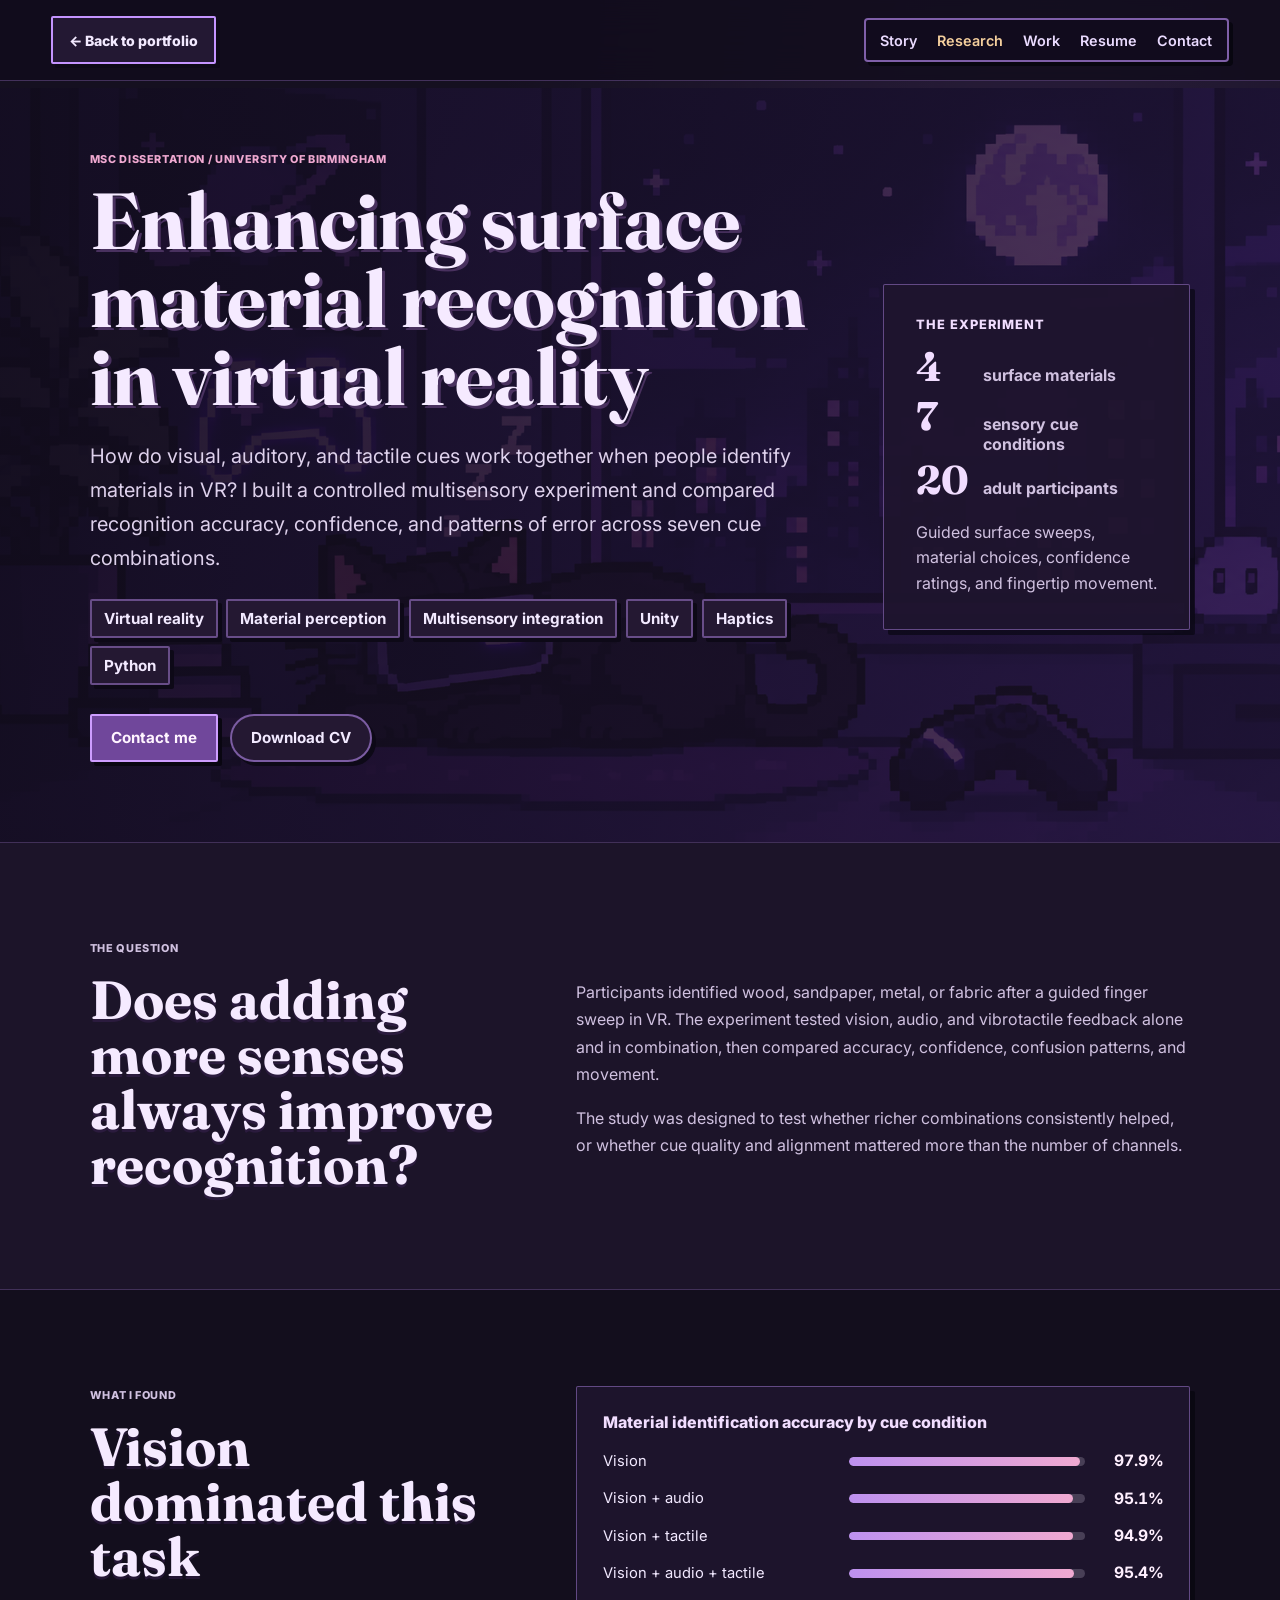
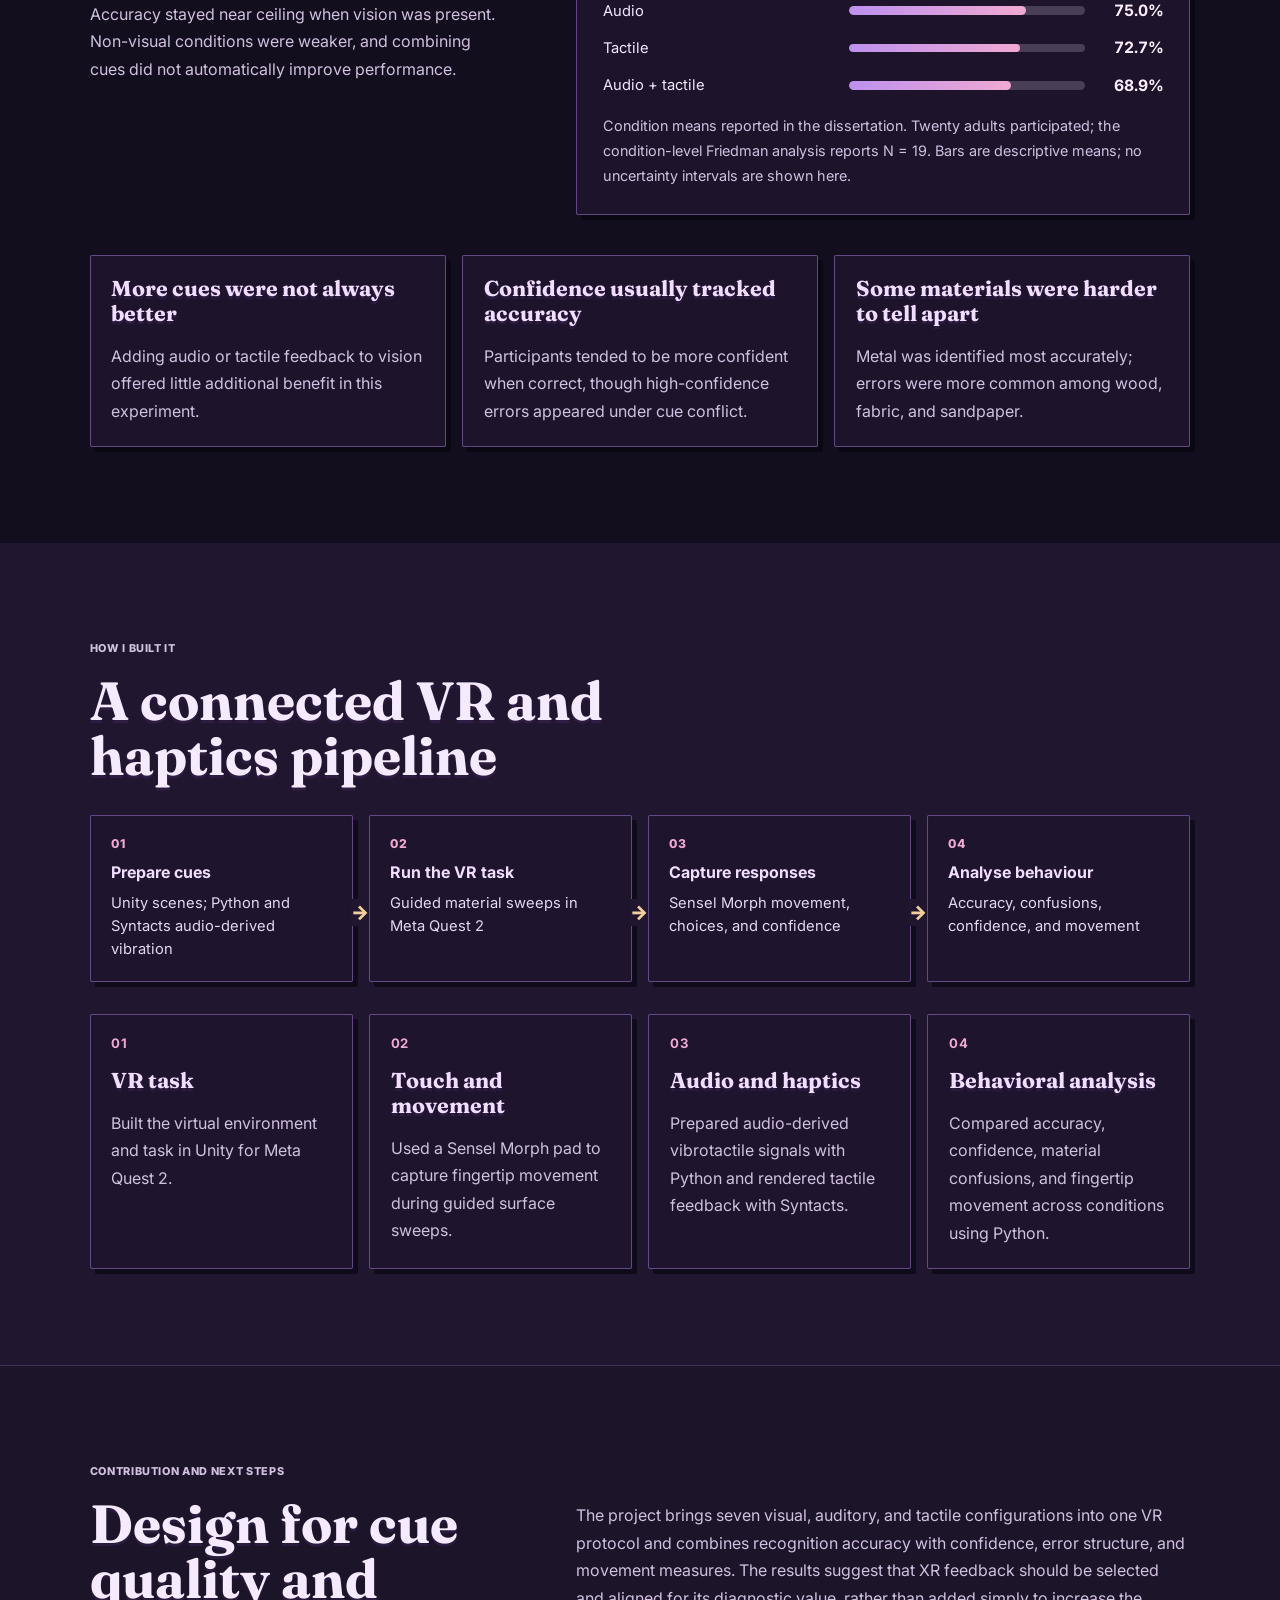
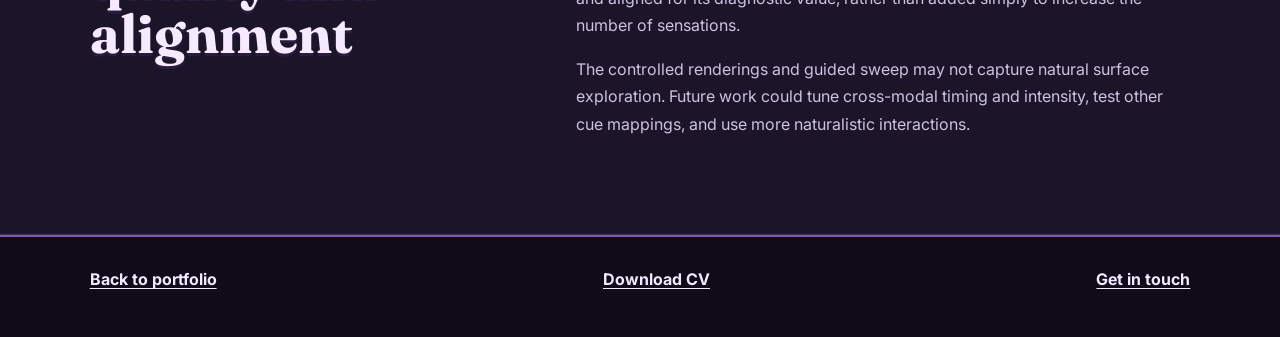
<file: research.html>
<!doctype html>
<html lang="en">
  <head>
    <meta charset="utf-8" />
    <meta name="viewport" content="width=device-width, initial-scale=1" />
    <title>VR Material Perception Research | Melika Hashemi</title>
    <meta
      name="description"
      content="An MSc research project on visual, auditory, and tactile cues for material recognition in virtual reality."
    />
    <link rel="icon" type="image/jpeg" href="images/Profesional.jpg" />
    <link rel="preconnect" href="https://fonts.googleapis.com" />
    <link rel="preconnect" href="https://fonts.gstatic.com" crossorigin />
    <link href="https://fonts.googleapis.com/css2?family=Silkscreen:wght@400;700&family=VT323&display=swap" rel="stylesheet" />
    <link
      href="https://fonts.googleapis.com/css2?family=Fraunces:wght@500;650;800&family=Inter:wght@400;500;600;700;800&display=swap"
      rel="stylesheet"
    />
    <link rel="stylesheet" href="styles.css" />
    <link rel="stylesheet" href="research.css" />
    <link rel="stylesheet" href="pixel-theme.css" />
  </head>
  <body class="research-page">
    <header class="site-header">
      <a class="brand" href="index.html#top" aria-label="Back to portfolio">← Back to portfolio</a>
      <nav aria-label="Primary navigation">
        <a href="index.html#story">Story</a>
        <a href="research.html" aria-current="page">Research</a>
        <a href="index.html#work">Work</a>
        <a href="index.html#resume">Resume</a>
        <a href="index.html#contact">Contact</a>
      </nav>
    </header>

    <main class="research-main">
      <section class="research-hero">
        <div class="research-hero-copy">
          <p class="eyebrow">MSc dissertation / University of Birmingham</p>
          <h1>Enhancing surface material recognition in virtual reality</h1>
          <p class="research-lede">
            How do visual, auditory, and tactile cues work together when people identify
            materials in VR? I built a controlled multisensory experiment and compared
            recognition accuracy, confidence, and patterns of error across seven cue
            combinations.
          </p>
          <div class="research-tags" aria-label="Project topics and tools">
            <span>Virtual reality</span>
            <span>Material perception</span>
            <span>Multisensory integration</span>
            <span>Unity</span>
            <span>Haptics</span>
            <span>Python</span>
          </div>
          <div class="research-actions">
            <a class="button primary" href="index.html#contact">Contact me</a>
            <a class="button ghost" href="Resume.pdf" target="_blank" rel="noreferrer">Download CV</a>
          </div>
        </div>
        <aside class="research-fact" aria-label="Study overview">
          <span class="research-fact-label">The experiment</span>
          <strong>4</strong><span>surface materials</span>
          <strong>7</strong><span>sensory cue conditions</span>
          <strong>20</strong><span>adult participants</span>
          <p>Guided surface sweeps, material choices, confidence ratings, and fingertip movement.</p>
        </aside>
      </section>

      <section class="research-section research-overview" aria-labelledby="question-title">
        <div class="research-section-heading">
          <p class="eyebrow">The question</p>
          <h2 id="question-title">Does adding more senses always improve recognition?</h2>
        </div>
        <div class="research-overview-copy">
          <p>
            Participants identified wood, sandpaper, metal, or fabric after a guided
            finger sweep in VR. The experiment tested vision, audio, and vibrotactile
            feedback alone and in combination, then compared accuracy, confidence,
            confusion patterns, and movement.
          </p>
          <p>
            The study was designed to test whether richer combinations consistently
            helped, or whether cue quality and alignment mattered more than the number
            of channels.
          </p>
        </div>
      </section>

      <section class="research-section findings-section" aria-labelledby="findings-title">
        <div class="research-section-heading">
          <p class="eyebrow">What I found</p>
          <h2 id="findings-title">Vision dominated this task</h2>
          <p>
            Accuracy stayed near ceiling when vision was present. Non-visual conditions
            were weaker, and combining cues did not automatically improve performance.
          </p>
        </div>
        <figure class="accuracy-figure">
          <figcaption>Material identification accuracy by cue condition</figcaption>
          <ul class="accuracy-chart">
            <li><span>Vision</span><span class="accuracy-track" aria-hidden="true"><span style="width: 97.9%"></span></span><strong>97.9%</strong></li>
            <li><span>Vision + audio</span><span class="accuracy-track" aria-hidden="true"><span style="width: 95.1%"></span></span><strong>95.1%</strong></li>
            <li><span>Vision + tactile</span><span class="accuracy-track" aria-hidden="true"><span style="width: 94.9%"></span></span><strong>94.9%</strong></li>
            <li><span>Vision + audio + tactile</span><span class="accuracy-track" aria-hidden="true"><span style="width: 95.4%"></span></span><strong>95.4%</strong></li>
            <li><span>Audio</span><span class="accuracy-track" aria-hidden="true"><span style="width: 75%"></span></span><strong>75.0%</strong></li>
            <li><span>Tactile</span><span class="accuracy-track" aria-hidden="true"><span style="width: 72.7%"></span></span><strong>72.7%</strong></li>
            <li><span>Audio + tactile</span><span class="accuracy-track" aria-hidden="true"><span style="width: 68.9%"></span></span><strong>68.9%</strong></li>
          </ul>
          <p class="figure-note">
            Condition means reported in the dissertation. Twenty adults participated;
            the condition-level Friedman analysis reports N = 19. Bars are descriptive
            means; no uncertainty intervals are shown here.
          </p>
        </figure>
        <div class="finding-notes">
          <article>
            <h3>More cues were not always better</h3>
            <p>Adding audio or tactile feedback to vision offered little additional benefit in this experiment.</p>
          </article>
          <article>
            <h3>Confidence usually tracked accuracy</h3>
            <p>Participants tended to be more confident when correct, though high-confidence errors appeared under cue conflict.</p>
          </article>
          <article>
            <h3>Some materials were harder to tell apart</h3>
            <p>Metal was identified most accurately; errors were more common among wood, fabric, and sandpaper.</p>
          </article>
        </div>
      </section>

      <section class="research-section methods-section" aria-labelledby="methods-title">
        <div class="research-section-heading">
          <p class="eyebrow">How I built it</p>
          <h2 id="methods-title">A connected VR and haptics pipeline</h2>
        </div>
        <ol class="research-pipeline" aria-label="Research experiment pipeline">
          <li>
            <span>01</span>
            <strong>Prepare cues</strong>
            <small>Unity scenes; Python and Syntacts audio-derived vibration</small>
          </li>
          <li>
            <span>02</span>
            <strong>Run the VR task</strong>
            <small>Guided material sweeps in Meta Quest 2</small>
          </li>
          <li>
            <span>03</span>
            <strong>Capture responses</strong>
            <small>Sensel Morph movement, choices, and confidence</small>
          </li>
          <li>
            <span>04</span>
            <strong>Analyse behaviour</strong>
            <small>Accuracy, confusions, confidence, and movement</small>
          </li>
        </ol>
        <div class="methods-grid">
          <article>
            <span class="method-number">01</span>
            <h3>VR task</h3>
            <p>Built the virtual environment and task in Unity for Meta Quest 2.</p>
          </article>
          <article>
            <span class="method-number">02</span>
            <h3>Touch and movement</h3>
            <p>Used a Sensel Morph pad to capture fingertip movement during guided surface sweeps.</p>
          </article>
          <article>
            <span class="method-number">03</span>
            <h3>Audio and haptics</h3>
            <p>Prepared audio-derived vibrotactile signals with Python and rendered tactile feedback with Syntacts.</p>
          </article>
          <article>
            <span class="method-number">04</span>
            <h3>Behavioral analysis</h3>
            <p>Compared accuracy, confidence, material confusions, and fingertip movement across conditions using Python.</p>
          </article>
        </div>
      </section>

      <section class="research-section contribution-section" aria-labelledby="contribution-title">
        <div>
          <p class="eyebrow">Contribution and next steps</p>
          <h2 id="contribution-title">Design for cue quality and alignment</h2>
        </div>
        <div>
          <p>
            The project brings seven visual, auditory, and tactile configurations into
            one VR protocol and combines recognition accuracy with confidence, error
            structure, and movement measures. The results suggest that XR feedback
            should be selected and aligned for its diagnostic value, rather than added
            simply to increase the number of sensations.
          </p>
          <p>
            The controlled renderings and guided sweep may not capture natural surface
            exploration. Future work could tune cross-modal timing and intensity, test
            other cue mappings, and use more naturalistic interactions.
          </p>
        </div>
      </section>

      <footer class="research-footer">
        <a href="index.html">Back to portfolio</a>
        <a href="Resume.pdf" target="_blank" rel="noreferrer">Download CV</a>
        <a href="mailto:smlika.hashemi@gmail.com">Get in touch</a>
      </footer>
    </main>
  </body>
</html>
</file>
<file: styles.css>
:root {
  --cloud: #c4ddff;
  --sky: #7fb5ff;
  --navy: #001d6e;
  --peach: #fee2c5;
  --ink: #06133f;
  --paper: #f7fbff;
  --white: #ffffff;
  --line: rgba(0, 29, 110, 0.18);
  --shadow: 0 24px 70px rgba(0, 29, 110, 0.18);
}

* {
  box-sizing: border-box;
}

html {
  scroll-behavior: smooth;
}

body {
  margin: 0;
  background:
    radial-gradient(circle at 18% 10%, rgba(254, 226, 197, 0.9), transparent 24rem),
    linear-gradient(135deg, var(--paper), var(--cloud) 52%, var(--peach));
  color: var(--ink);
  font-family: Inter, system-ui, sans-serif;
  overflow-x: hidden;
}

main {
  overflow: clip;
}

img {
  display: block;
  max-width: 100%;
}

a {
  color: inherit;
  text-decoration: none;
}

.site-header {
  position: fixed;
  top: 0;
  left: 0;
  right: 0;
  z-index: 50;
  display: flex;
  align-items: center;
  justify-content: space-between;
  padding: 1rem clamp(1rem, 4vw, 4rem);
  color: var(--navy);
}

.brand {
  position: relative;
  display: grid;
  width: 4rem;
  aspect-ratio: 1;
  place-items: center;
  overflow: hidden;
  border: 3px solid var(--sky);
  border-radius: 50%;
  background: rgba(255, 255, 255, 0.66) url("images/Profesional.jpg") center 18% / cover;
  color: transparent;
  font-weight: 800;
  backdrop-filter: blur(16px);
  box-shadow: 0 14px 30px rgba(0, 29, 110, 0.14);
}

nav {
  display: flex;
  gap: clamp(0.7rem, 2vw, 1.5rem);
  padding: 0.75rem 1rem;
  border: 1px solid var(--line);
  border-radius: 999px;
  background: rgba(255, 255, 255, 0.68);
  font-size: 0.84rem;
  font-weight: 700;
  backdrop-filter: blur(16px);
}

nav a {
  white-space: nowrap;
}

.panel {
  min-height: 100svh;
}

.hero {
  position: relative;
  z-index: 2;
  display: grid;
  grid-template-columns: minmax(0, 0.95fr) minmax(20rem, 0.72fr);
  gap: clamp(2rem, 4vw, 4rem);
  align-items: center;
  padding: 7rem clamp(1.1rem, 5vw, 5rem) 3rem;
}

.hero-copy {
  position: relative;
  z-index: 3;
}

.eyebrow {
  margin: 0 0 1rem;
  color: var(--navy);
  font-size: 0.78rem;
  font-weight: 800;
  letter-spacing: 0.08em;
  text-transform: uppercase;
}

h1,
h2,
h3 {
  margin: 0;
  font-family: Fraunces, Georgia, serif;
  color: var(--navy);
  letter-spacing: 0;
}

h1 {
  display: grid;
  max-width: 12ch;
  font-size: clamp(3.2rem, 7.2vw, 6.3rem);
  line-height: 0.88;
}

h1 span:first-child {
  display: inline-block;
  white-space: nowrap;
  word-break: keep-all;
}

h1 span:last-child {
  overflow-wrap: anywhere;
}

h2 {
  font-size: clamp(2.4rem, 6vw, 5.6rem);
  line-height: 0.94;
}

h3 {
  font-size: clamp(1.55rem, 3vw, 2.3rem);
}

.lede {
  max-width: 42rem;
  margin: 1.3rem 0 0;
  font-size: clamp(1.05rem, 2vw, 1.35rem);
  line-height: 1.6;
}

.hero-actions {
  display: flex;
  flex-wrap: wrap;
  gap: 0.85rem;
  margin-top: 2rem;
}

.hero-icon-links {
  display: flex;
  gap: 0.7rem;
  margin-top: 1.1rem;
}

.hero-icon-links a {
  display: grid;
  width: 2.8rem;
  aspect-ratio: 1;
  place-items: center;
  border: 1px solid var(--line);
  border-radius: 50%;
  background: rgba(255, 255, 255, 0.72);
  color: var(--navy);
  font-size: 0.92rem;
  font-weight: 900;
  box-shadow: 0 12px 28px rgba(0, 29, 110, 0.1);
}

.button {
  display: inline-flex;
  min-height: 3rem;
  align-items: center;
  justify-content: center;
  border: 1px solid var(--line);
  border-radius: 999px;
  padding: 0 1.2rem;
  font-weight: 800;
}

.button.primary {
  background: var(--navy);
  color: var(--white);
  box-shadow: var(--shadow);
}

.button.ghost {
  background: rgba(255, 255, 255, 0.66);
}

.hero-stage {
  position: relative;
  z-index: 2;
  min-height: min(72vw, 43rem);
}

.portrait {
  position: absolute;
  right: 0;
  bottom: 0;
  width: min(30rem, 70vw);
  aspect-ratio: 3 / 4;
  border: 10px solid var(--white);
  border-radius: 8px;
  object-fit: cover;
  object-position: 50% 36%;
  box-shadow: var(--shadow);
  transform: rotate(2deg);
}

.computer {
  position: absolute;
  width: min(18rem, 40vw);
  filter: drop-shadow(0 24px 25px rgba(0, 29, 110, 0.22));
  mix-blend-mode: multiply;
}

.hero-computer {
  left: -1.5rem;
  bottom: 1.5rem;
  z-index: 0;
  width: min(13rem, 28vw);
  opacity: 0.18;
  transform: rotate(-10deg);
}

.code-chip {
  position: absolute;
  display: inline-flex;
  align-items: center;
  min-height: 2.5rem;
  border: 1px solid var(--line);
  border-radius: 999px;
  padding: 0 1rem;
  background: var(--peach);
  color: var(--navy);
  font-weight: 900;
  box-shadow: 0 12px 30px rgba(0, 29, 110, 0.14);
}

.chip-one {
  top: 14%;
  left: -4%;
}

.chip-two {
  top: 42%;
  right: 4%;
}

.chip-three {
  bottom: 2%;
  left: 8%;
}

.story-section {
  position: relative;
  z-index: 3;
  padding: clamp(4rem, 9vw, 7rem) clamp(1.1rem, 5vw, 5rem);
  background: linear-gradient(135deg, rgba(255, 255, 255, 0.72), rgba(196, 221, 255, 0.66));
}

.story-section .section-intro {
  max-width: 58rem;
}

.story-section .section-intro > p:last-child {
  max-width: 48rem;
  font-size: clamp(1rem, 1.6vw, 1.2rem);
  line-height: 1.7;
}

.story-grid {
  display: grid;
  grid-template-columns: repeat(3, minmax(0, 1fr));
  gap: 1rem;
}

.story-card {
  border: 1px solid var(--line);
  border-radius: 8px;
  padding: clamp(1.2rem, 2.5vw, 1.8rem);
  background: rgba(255, 255, 255, 0.76);
}

.story-card-label {
  color: var(--navy);
  font-size: 0.76rem;
  font-weight: 800;
  letter-spacing: 0.08em;
  text-transform: uppercase;
}

.story-card h3 {
  margin: 1rem 0 0.65rem;
  color: var(--navy);
}

.story-card p {
  margin-bottom: 0;
  line-height: 1.65;
}

.sky-scroll-section {
  position: relative;
  z-index: 4;
  min-height: 100svh;
  display: grid;
  grid-template-columns: minmax(0, 1fr) minmax(18rem, 0.72fr);
  gap: clamp(2rem, 5vw, 5rem);
  align-items: center;
  overflow: hidden;
  padding: clamp(4rem, 9vw, 8rem) clamp(1.1rem, 5vw, 5rem);
  background:
    linear-gradient(90deg, rgba(0, 29, 110, 0.88), rgba(0, 29, 110, 0.46)),
    url("images/Sea.jpg") center / cover fixed;
}

.sky-word {
  position: absolute;
  inset: auto -1rem -0.08em;
  color: transparent;
  background: url("images/Sea.jpg") 50% 50% / cover fixed;
  background-clip: text;
  -webkit-background-clip: text;
  -webkit-text-fill-color: transparent;
  font-family: Fraunces, Georgia, serif;
  font-size: clamp(5.6rem, 15vw, 14.5rem);
  font-weight: 800;
  line-height: 0.74;
  opacity: 0.72;
  pointer-events: none;
  text-align: right;
}

.sky-copy {
  position: relative;
  max-width: 50rem;
  color: var(--white);
}

.sky-copy h2,
.sky-copy .eyebrow {
  color: var(--white);
}

.sky-copy p:not(.eyebrow) {
  max-width: 38rem;
  font-size: clamp(1rem, 1.8vw, 1.32rem);
  line-height: 1.6;
}

.sky-facts {
  position: relative;
  display: grid;
  gap: 0.8rem;
}

.sky-facts span {
  border: 1px solid rgba(255, 255, 255, 0.28);
  border-radius: 8px;
  padding: 1rem;
  background: rgba(255, 255, 255, 0.14);
  color: var(--white);
  font-weight: 900;
  backdrop-filter: blur(10px);
}

.research-link {
  display: inline-flex;
  align-items: center;
  gap: 0.45rem;
  margin-top: 1rem;
  color: var(--white);
  font-weight: 800;
  text-decoration: underline;
  text-underline-offset: 0.2em;
}

.research-link:focus-visible {
  outline: 3px solid var(--white);
  outline-offset: 4px;
}

.work-section {
  position: relative;
  z-index: 4;
  padding: clamp(4rem, 10vw, 9rem) clamp(1.1rem, 5vw, 5rem);
}

.section-intro {
  max-width: 54rem;
  margin-bottom: 2rem;
}

.work-grid {
  display: grid;
  grid-template-columns: repeat(3, minmax(0, 1fr));
  gap: 1rem;
}

.work-card {
  min-height: 28rem;
  border: 1px solid var(--line);
  border-radius: 8px;
  padding: clamp(1.1rem, 2vw, 1.5rem);
  background: rgba(255, 255, 255, 0.72);
  box-shadow: 0 16px 46px rgba(0, 29, 110, 0.1);
  opacity: 0;
  transform: translateY(2rem);
  transition: opacity 650ms ease, transform 650ms ease;
}

.work-card.visible {
  opacity: 1;
  transform: translateY(0);
}

.year {
  display: inline-flex;
  margin-bottom: 1.2rem;
  color: var(--navy);
  font-size: 0.82rem;
  font-weight: 900;
}

.work-card p,
.contact-section p {
  line-height: 1.65;
}

ul {
  margin: 1.2rem 0 0;
  padding-left: 1.1rem;
  line-height: 1.65;
}

.resume-section {
  position: relative;
  z-index: 4;
  padding: clamp(4rem, 10vw, 8rem) clamp(1.1rem, 5vw, 5rem);
  background: linear-gradient(180deg, rgba(254, 226, 197, 0.52), rgba(196, 221, 255, 0.66));
}

.ghost-lab {
  position: relative;
  justify-self: end;
  width: min(42rem, 100%);
  min-height: 17rem;
  overflow: hidden;
  border: 1px solid rgba(0, 29, 110, 0.18);
  border-radius: 8px;
  background: radial-gradient(circle at center, #263d66, #06133f 68%, #02091f);
  box-shadow: 0 24px 70px rgba(0, 29, 110, 0.2);
}

#speedcapture {
  position: absolute;
  inset: 0;
  opacity: 0.42;
}

.ghost {
  position: absolute;
  left: calc(50% - 50px);
  top: calc(50% - 50px);
  width: 100px;
  height: 100px;
  border-radius: 100%;
  background: #fff;
  transform: translateX(-100px);
  animation: ghostSwirl 2s ease-in-out infinite alternate;
  transition: 0s ease-in-out;
}

.ghost::before {
  content: "";
  position: absolute;
  top: calc(50% - 5px);
  left: calc(50% - 5px);
  width: 10px;
  height: 10px;
  border-radius: 100%;
  background: #fff;
  filter: blur(5px);
  animation: ghostBubbling 2s linear infinite;
}

.ghost.face .arms {
  position: absolute;
  left: -10px;
  top: 45px;
  z-index: -1;
  width: 120px;
  height: 30px;
  border-radius: 50px;
}

.ghost.face .arm {
  position: absolute;
  left: 0;
  top: 0;
  width: 30px;
  height: 30px;
  border-top: 15px solid #fff;
  border-left: 15px solid #fff;
  border-radius: 100px 0 0 0;
  opacity: 0.5;
  transform: rotate(20deg);
  transform-origin: top right;
  animation: ghostWave 2s ease-in-out infinite alternate;
}

.ghost.face .arm::before {
  content: "";
  position: absolute;
  bottom: -5px;
  left: -15px;
  width: 15px;
  height: 15px;
  border-radius: 100%;
  background: #fff;
}

.ghost.face .arm:last-of-type {
  right: 0;
  left: auto;
  border-right: 15px solid #fff;
  border-left: 0;
  border-radius: 0 100px 0 0;
  transform-origin: top left;
}

.ghost.face .arm:last-of-type::before {
  right: -15px;
  left: auto;
}

.ghost.face .inner {
  position: absolute;
  width: 100%;
  height: 100%;
  border-radius: 100%;
  transform-style: preserve-3d;
  animation: ghostLook 4s ease-in-out infinite;
}

.ghost.face .mouth {
  position: absolute;
  bottom: 20px;
  left: 40px;
  width: 20px;
  height: 10px;
  border-right: 2px solid #000;
  border-bottom: 2px solid #000;
  border-left: 2px solid #000;
  border-radius: 5px 5px 150px 150px;
}

.ghost.face .mouth::before {
  content: "";
  position: absolute;
  top: -25px;
  left: -17.5px;
  width: 7.5px;
  height: 7.5px;
  border-radius: 100%;
  background: #000;
  box-shadow: 45px 0 0 #000;
}

.ghost:nth-child(1) { transition: 0.05s cubic-bezier(0.175, 0.885, 0.32, 1.275); width: 96px; height: 96px; margin: -48px 0 0 -48px; z-index: 19; animation-delay: 0.03s; }
.ghost:nth-child(2) { transition: 0.1s cubic-bezier(0.175, 0.885, 0.32, 1.275); width: 92px; height: 92px; margin: -46px 0 0 -46px; background: #f7f7f7; z-index: 18; animation-delay: 0.07s; }
.ghost:nth-child(3) { transition: 0.15s cubic-bezier(0.175, 0.885, 0.32, 1.275); width: 88px; height: 88px; margin: -44px 0 0 -44px; background: #efefef; z-index: 17; animation-delay: 0.1s; }
.ghost:nth-child(4) { transition: 0.2s cubic-bezier(0.175, 0.885, 0.32, 1.275); width: 84px; height: 84px; margin: -42px 0 0 -42px; background: #e7e7e7; z-index: 16; animation-delay: 0.13s; }
.ghost:nth-child(5) { transition: 0.25s cubic-bezier(0.175, 0.885, 0.32, 1.275); width: 80px; height: 80px; margin: -40px 0 0 -40px; background: #dfdfdf; z-index: 15; animation-delay: 0.17s; }
.ghost:nth-child(6) { transition: 0.3s cubic-bezier(0.175, 0.885, 0.32, 1.275); width: 76px; height: 76px; margin: -38px 0 0 -38px; background: #d7d7d7; z-index: 14; animation-delay: 0.2s; }
.ghost:nth-child(7) { transition: 0.35s cubic-bezier(0.175, 0.885, 0.32, 1.275); width: 72px; height: 72px; margin: -36px 0 0 -36px; background: #cfcfcf; z-index: 13; animation-delay: 0.23s; }
.ghost:nth-child(8) { transition: 0.4s cubic-bezier(0.175, 0.885, 0.32, 1.275); width: 68px; height: 68px; margin: -34px 0 0 -34px; background: #c7c7c7; z-index: 12; animation-delay: 0.27s; }
.ghost:nth-child(9) { transition: 0.45s cubic-bezier(0.175, 0.885, 0.32, 1.275); width: 64px; height: 64px; margin: -32px 0 0 -32px; background: #bfbfbf; z-index: 11; animation-delay: 0.3s; }
.ghost:nth-child(10) { transition: 0.5s cubic-bezier(0.175, 0.885, 0.32, 1.275); width: 60px; height: 60px; margin: -30px 0 0 -30px; background: #b7b7b7; z-index: 10; animation-delay: 0.33s; }
.ghost:nth-child(11) { transition: 0.55s cubic-bezier(0.175, 0.885, 0.32, 1.275); width: 56px; height: 56px; margin: -28px 0 0 -28px; background: #afafaf; z-index: 9; animation-delay: 0.37s; }
.ghost:nth-child(12) { transition: 0.6s cubic-bezier(0.175, 0.885, 0.32, 1.275); width: 52px; height: 52px; margin: -26px 0 0 -26px; background: #a7a7a7; z-index: 8; animation-delay: 0.4s; }
.ghost:nth-child(13) { transition: 0.65s cubic-bezier(0.175, 0.885, 0.32, 1.275); width: 48px; height: 48px; margin: -24px 0 0 -24px; background: #9f9f9f; z-index: 7; animation-delay: 0.43s; }
.ghost:nth-child(14) { transition: 0.7s cubic-bezier(0.175, 0.885, 0.32, 1.275); width: 44px; height: 44px; margin: -22px 0 0 -22px; background: #979797; z-index: 6; animation-delay: 0.47s; }
.ghost:nth-child(15) { transition: 0.75s cubic-bezier(0.175, 0.885, 0.32, 1.275); width: 40px; height: 40px; margin: -20px 0 0 -20px; background: #8f8f8f; z-index: 5; animation-delay: 0.5s; }
.ghost:nth-child(16) { transition: 0.8s cubic-bezier(0.175, 0.885, 0.32, 1.275); width: 36px; height: 36px; margin: -18px 0 0 -18px; background: #878787; z-index: 4; animation-delay: 0.53s; }
.ghost:nth-child(17) { transition: 0.85s cubic-bezier(0.175, 0.885, 0.32, 1.275); width: 32px; height: 32px; margin: -16px 0 0 -16px; background: #7f7f7f; z-index: 3; animation-delay: 0.57s; }
.ghost:nth-child(18) { transition: 0.9s cubic-bezier(0.175, 0.885, 0.32, 1.275); width: 28px; height: 28px; margin: -14px 0 0 -14px; background: #777; z-index: 2; animation-delay: 0.6s; }
.ghost:nth-child(19) { transition: 0.95s cubic-bezier(0.175, 0.885, 0.32, 1.275); width: 24px; height: 24px; margin: -12px 0 0 -12px; background: #6f6f6f; z-index: 1; animation-delay: 0.63s; }
.ghost:nth-child(20) { transition: 1s cubic-bezier(0.175, 0.885, 0.32, 1.275); width: 20px; height: 20px; margin: -10px 0 0 -10px; background: #676767; z-index: 0; animation-delay: 0.67s; }

.resume-grid {
  display: grid;
  grid-template-columns: repeat(4, minmax(0, 1fr));
  gap: 1rem;
}

.resume-panel {
  min-height: 16rem;
  border: 1px solid var(--line);
  border-radius: 8px;
  padding: clamp(1.1rem, 2vw, 1.45rem);
  background: rgba(255, 255, 255, 0.68);
  box-shadow: 0 16px 42px rgba(0, 29, 110, 0.1);
}

.resume-panel.wide {
  grid-column: span 2;
}

.resume-panel.stack-panel {
  grid-column: auto;
  min-height: 20rem;
}

.resume-stack-row {
  grid-column: 1 / -1;
  display: grid;
  grid-template-columns: minmax(0, 0.62fr) minmax(16rem, 0.38fr);
  gap: 1rem;
}

.stack-spirit {
  align-self: stretch;
  width: 100%;
  min-height: 20rem;
}

.stack-spirit #speedcapture {
  opacity: 0.34;
}

.resume-panel p {
  line-height: 1.6;
}

.compact-tags {
  display: flex;
  flex-wrap: wrap;
  gap: 0.65rem;
  margin-top: 1rem;
}

.compact-tags span {
  border: 1px solid var(--line);
  border-radius: 999px;
  padding: 0.62rem 0.82rem;
  background: var(--white);
  color: var(--navy);
  font-weight: 900;
}

.skill-orbit {
  display: flex;
  min-height: 34rem;
  align-content: center;
  align-items: center;
  justify-content: center;
  flex-wrap: wrap;
  gap: 0.8rem;
  border: 1px solid var(--line);
  border-radius: 8px;
  padding: 2rem;
  background:
    linear-gradient(90deg, rgba(0, 29, 110, 0.08) 1px, transparent 1px),
    linear-gradient(rgba(0, 29, 110, 0.08) 1px, transparent 1px),
    rgba(255, 255, 255, 0.58);
  background-size: 36px 36px;
}

.skill-orbit-small {
  min-height: 13rem;
  margin-top: 1rem;
  padding: 1.4rem;
  gap: 0.65rem;
}

.skill-orbit-small span {
  padding: 0.58rem 0.82rem;
  font-size: 0.9rem;
}

.skill-orbit span {
  border: 1px solid var(--line);
  border-radius: 999px;
  padding: 0.72rem 1rem;
  background: var(--white);
  color: var(--navy);
  font-weight: 900;
  animation: floaty 5s ease-in-out infinite;
}

.skill-orbit span:nth-child(2n) {
  background: var(--cloud);
  animation-delay: -1.2s;
}

.skill-orbit span:nth-child(3n) {
  background: var(--peach);
  animation-delay: -2.1s;
}

.contact-section {
  position: relative;
  z-index: 4;
  display: grid;
  grid-template-columns: minmax(0, 1fr) minmax(16rem, 0.48fr);
  gap: 2rem;
  align-items: center;
  padding: clamp(4rem, 9vw, 8rem) clamp(1.1rem, 5vw, 5rem);
  background: var(--navy);
  color: var(--white);
  overflow: hidden;
}

.contact-section h2,
.contact-section .eyebrow {
  color: var(--white);
}

.contact-section > div {
  position: relative;
  z-index: 2;
}

.contact-links {
  display: grid;
  gap: 0.85rem;
}

.contact-links a {
  display: flex;
  min-height: 3.35rem;
  align-items: center;
  border: 1px solid rgba(255, 255, 255, 0.28);
  border-radius: 999px;
  padding: 0 1.1rem;
  background: rgba(255, 255, 255, 0.08);
  font-weight: 900;
  overflow-wrap: anywhere;
}

@media (min-width: 1440px) {
  .hero,
  .sky-scroll-section,
  .story-section,
  .work-section,
  .resume-section,
  .contact-section {
    padding-right: max(5rem, calc((100vw - 1320px) / 2));
    padding-left: max(5rem, calc((100vw - 1320px) / 2));
  }

  .hero {
    grid-template-columns: minmax(0, 0.9fr) minmax(30rem, 0.72fr);
  }

  .portrait {
    width: min(34rem, 34vw);
  }

  .work-grid,
  .resume-grid {
    max-width: 1320px;
  }
}

@keyframes floaty {
  0%,
  100% {
    transform: translateY(0);
  }
  50% {
    transform: translateY(-0.55rem);
  }
}

@keyframes ghostSwirl {
  to {
    transform: translateX(72px);
  }
}

@keyframes ghostBubbling {
  0% {
    box-shadow: 50px 120px 0 rgba(255, 255, 255, 0);
  }
  50% {
    box-shadow: -85px 0 0 rgba(255, 255, 255, 1);
  }
  100% {
    box-shadow: 50px -120px 0 rgba(255, 255, 255, 0);
  }
}

@keyframes ghostWave {
  to {
    transform: rotate(-20deg);
  }
}

@keyframes ghostLook {
  0%,
  75%,
  100% {
    transform: translateX(-20px) rotateY(-10deg);
  }
  25% {
    transform: translateX(20px) rotateY(10deg);
  }
}

@media (max-width: 900px) {
  .hero,
  .sky-scroll-section,
  .resume-stack-row,
  .resume-grid,
  .contact-section {
    grid-template-columns: 1fr;
  }

  .hero {
    padding-top: 6rem;
    gap: 1.5rem;
  }

  .hero-stage {
    min-height: 35rem;
  }

  .sky-scroll-section {
    min-height: auto;
    background-attachment: scroll;
  }

  .sky-word {
    inset: auto 0.75rem 0.15rem;
    background-attachment: scroll;
    font-size: clamp(3.1rem, 13.8vw, 7.5rem);
    line-height: 0.86;
    text-align: center;
    white-space: nowrap;
  }

  .story-grid {
    grid-template-columns: repeat(2, minmax(0, 1fr));
  }

  .work-grid {
    grid-template-columns: repeat(2, minmax(0, 1fr));
  }

  .resume-grid {
    grid-template-columns: repeat(2, minmax(0, 1fr));
  }

  .resume-panel.wide {
    grid-column: span 1;
  }

  .resume-stack-row {
    gap: 1rem;
  }

  .work-card {
    min-height: auto;
  }

  .stack-spirit {
    min-height: 16rem;
  }
}

@media (max-width: 620px) {
  .site-header {
    align-items: flex-start;
    gap: 0.75rem;
    padding: 0.8rem 0.75rem;
  }

  .brand {
    width: 3.25rem;
    border-width: 2px;
  }

  nav {
    max-width: calc(100vw - 4.5rem);
    flex-wrap: nowrap;
    justify-content: flex-end;
    border-radius: 8px;
    gap: 0.4rem 0.5rem;
    padding: 0.5rem 0.55rem;
    font-size: 0.7rem;
  }

  nav a {
    white-space: nowrap;
  }

  h1 {
    font-size: clamp(3.2rem, 16vw, 5.2rem);
  }

  h2 {
    font-size: clamp(2.35rem, 13vw, 4.1rem);
  }

  .hero {
    min-height: auto;
    padding-top: 7.5rem;
  }

  .lede {
    font-size: 1rem;
  }

  .hero-stage {
    min-height: 29rem;
  }

  .portrait {
    right: -0.2rem;
    width: min(22rem, 82vw);
    border-width: 7px;
  }

  .hero-computer {
    left: -1rem;
    bottom: 1rem;
  }

  .story-grid {
    grid-template-columns: 1fr;
  }

  .work-grid,
  .resume-grid {
    grid-template-columns: 1fr;
  }

  .work-section,
  .resume-section,
  .contact-section,
  .sky-scroll-section {
    padding-right: 1rem;
    padding-left: 1rem;
  }

  .resume-panel {
    min-height: auto;
  }

  .skill-orbit {
    min-height: auto;
    justify-content: flex-start;
    padding: 1rem;
    background-size: 28px 28px;
  }

  .skill-orbit span {
    padding: 0.58rem 0.78rem;
    font-size: 0.84rem;
  }

  .stack-spirit {
    min-height: 14rem;
  }

  .contact-section {
    min-height: auto;
  }
}

@media (max-width: 390px) {
  nav {
    max-width: calc(100vw - 4.8rem);
    font-size: 0.72rem;
  }

  .hero-icon-links {
    flex-wrap: wrap;
  }

  .button {
    width: 100%;
  }

  .contact-links a {
    min-height: 3rem;
    padding: 0 0.85rem;
  }
}

@media (prefers-reduced-motion: reduce) {
  *,
  *::before,
  *::after {
    scroll-behavior: auto !important;
    transition-duration: 0.01ms !important;
    animation-duration: 0.01ms !important;
    animation-iteration-count: 1 !important;
  }

  .skill-orbit span {
    animation: none !important;
  }

  [data-reveal] {
    opacity: 1;
    transform: none;
  }
}

/* Keep ghost animation styles confined away from ghost buttons. */
.button.ghost {
  position: static;
  inset: auto;
  z-index: auto;
  width: auto;
  height: auto;
  margin: 0;
  border-radius: 999px;
  background: rgba(255, 255, 255, 0.66);
  transform: none;
  animation: none;
  transition: none;
}

.button.ghost::before {
  content: none;
}
</file>
<file: pixel-theme.css>
:root {
  --cloud: #3a2b55;
  --sky: #b47ce7;
  --navy: #21142f;
  --peach: #f0abc9;
  --ink: #f2e9ff;
  --paper: #110d1c;
  --white: #241b32;
  --line: rgba(199, 151, 255, 0.42);
  --shadow: 8px 8px 0 rgba(5, 4, 12, 0.65);
  --pixel-lilac: #c494ff;
  --pixel-pink: #f0a9d1;
  --pixel-moon: #f4cf9d;
  --pixel-ink: #0d0917;
}

body {
  position: relative;
  isolation: isolate;
  background:
    radial-gradient(ellipse at 78% 10%, rgba(84, 54, 126, 0.35), transparent 34rem),
    linear-gradient(180deg, #100b1a 0%, #1d142b 55%, #130e20 100%);
  color: var(--ink);
}

body::before {
  content: "";
  position: fixed;
  top: 8%;
  left: 5%;
  z-index: -1;
  width: 4px;
  height: 4px;
  pointer-events: none;
  background: var(--pixel-moon);
  box-shadow:
    78px 44px 0 var(--pixel-lilac),
    218px 162px 0 var(--pixel-pink),
    370px 31px 0 var(--pixel-lilac),
    525px 114px 0 var(--pixel-moon),
    718px 60px 0 var(--pixel-lilac),
    890px 196px 0 var(--pixel-pink),
    1062px 38px 0 var(--pixel-moon),
    1210px 151px 0 var(--pixel-lilac),
    1450px 77px 0 var(--pixel-pink),
    1630px 210px 0 var(--pixel-lilac),
    82px 362px 0 var(--pixel-pink),
    338px 420px 0 var(--pixel-moon),
    664px 344px 0 var(--pixel-lilac),
    982px 456px 0 var(--pixel-pink),
    1290px 382px 0 var(--pixel-moon);
  opacity: 0.55;
}

main,
.research-main {
  position: relative;
  z-index: 1;
}

.site-header {
  color: var(--ink);
}

.brand {
  border: 3px solid var(--pixel-lilac);
  box-shadow: 4px 4px 0 var(--pixel-ink), 0 0 24px rgba(180, 124, 231, 0.22);
}

nav {
  gap: clamp(0.65rem, 1.8vw, 1.25rem);
  border: 2px solid rgba(196, 148, 255, 0.62);
  border-radius: 4px;
  padding: 0.7rem 0.9rem;
  background: rgba(18, 12, 30, 0.9);
  box-shadow: 4px 4px 0 rgba(5, 4, 12, 0.7);
  backdrop-filter: blur(10px);
}

nav a,
.button,
.hero-icon-links a,
.research-tags span,
.code-chip,
.year,
.story-card-label,
.eyebrow,
.method-number,
.console-bar,
.console-prompt {
  font-family: "Silkscreen", "Courier New", monospace;
}

nav a {
  color: #eadbff;
  font: 600 0.9rem Inter, system-ui, sans-serif;
  letter-spacing: 0;
}

.button,
.hero-icon-links a,
.research-tags span {
  font: 700 0.95rem Inter, system-ui, sans-serif;
  letter-spacing: 0;
}

.button.ghost {
  border-color: rgba(196, 148, 255, 0.55);
  background: #241832;
  color: #f2e9ff;
}

.eyebrow {
  font: 800 0.82rem Inter, system-ui, sans-serif;
  letter-spacing: 0.09em;
}

nav a:hover,
nav a[aria-current="page"] {
  color: var(--pixel-moon);
}

h1,
h2,
h3 {
  color: #f5eaff;
  text-shadow: 0 3px 0 rgba(93, 52, 128, 0.24);
}

.eyebrow {
  color: var(--pixel-pink);
  font-size: 0.68rem;
  letter-spacing: 0.06em;
}

.hero {
  overflow: hidden;
  background:
    radial-gradient(ellipse at 76% 50%, rgba(98, 64, 134, 0.32), transparent 44%),
    linear-gradient(135deg, #130e20, #201530 58%, #171024);
}

.hero::after {
  content: "";
  position: absolute;
  right: 7%;
  bottom: 7%;
  width: 4px;
  height: 4px;
  pointer-events: none;
  background: var(--pixel-moon);
  box-shadow:
    0 -8px 0 var(--pixel-moon),
    0 8px 0 var(--pixel-moon),
    -8px 0 0 var(--pixel-moon),
    8px 0 0 var(--pixel-moon),
    -16px 0 0 var(--pixel-lilac),
    16px 0 0 var(--pixel-lilac),
    0 -16px 0 var(--pixel-lilac),
    0 16px 0 var(--pixel-lilac);
  animation: pixel-twinkle 2.8s steps(2, end) infinite;
}

.hero-stage {
  min-height: min(78vw, 48rem);
}

.hero {
  grid-template-columns: minmax(0, 0.86fr) minmax(31rem, 1.14fr);
}

.portrait {
  position: absolute;
  top: 50%;
  right: -8%;
  z-index: 1;
  width: min(60rem, 138%);
  height: auto;
  aspect-ratio: auto;
  object-fit: contain;
  object-position: center;
  -webkit-mask-image: linear-gradient(90deg, transparent 0%, #000 21%, #000 100%);
  mask-image: linear-gradient(90deg, transparent 0%, #000 21%, #000 100%);
  mix-blend-mode: screen;
  opacity: 1;
  border: 0;
  border-radius: 0;
  outline: 0;
  outline-offset: 0;
  filter: none;
  box-shadow: none;
  transform: translateY(-50%);
}

.computer.hero-computer {
  display: none;
}

.code-chip {
  z-index: 3;
  min-height: 2.25rem;
  border: 2px solid var(--pixel-lilac);
  border-radius: 2px;
  padding: 0 0.7rem;
  background: #332144;
  color: #f1dfff;
  font: 800 0.84rem Inter, system-ui, sans-serif;
  box-shadow: 4px 4px 0 var(--pixel-ink);
}

.chip-one { top: 10%; left: -3%; }
.chip-two { top: 45%; right: 2%; }
.chip-three { bottom: 0; left: 11%; }

.pixel-motif {
  position: absolute;
  z-index: 4;
  display: block;
  width: 4px;
  height: 4px;
  pointer-events: none;
}

.pixel-star {
  background: var(--pixel-moon);
  box-shadow:
    0 -8px 0 var(--pixel-moon),
    0 8px 0 var(--pixel-moon),
    -8px 0 0 var(--pixel-moon),
    8px 0 0 var(--pixel-moon),
    -16px 0 0 var(--pixel-lilac),
    16px 0 0 var(--pixel-lilac),
    0 -16px 0 var(--pixel-lilac),
    0 16px 0 var(--pixel-lilac);
  animation: pixel-twinkle 2.8s steps(2, end) infinite;
}

.star-one { top: 18%; right: 12%; }
.star-two { bottom: 20%; left: 1%; transform: scale(0.7); animation-delay: -1.1s; }

.pixel-heart {
  top: 29%;
  left: 2%;
  background: var(--pixel-pink);
  box-shadow:
    -4px -4px 0 var(--pixel-pink),
    4px -4px 0 var(--pixel-pink),
    8px 0 0 var(--pixel-pink),
    -8px 0 0 var(--pixel-pink),
    -8px 4px 0 var(--pixel-pink),
    8px 4px 0 var(--pixel-pink),
    -4px 8px 0 var(--pixel-pink),
    4px 8px 0 var(--pixel-pink),
    0 12px 0 var(--pixel-pink);
  transform: scale(1.35);
}

.button,
.hero-icon-links a,
.research-tags span {
  border: 2px solid var(--line);
  border-radius: 2px;
  background: #241832;
  color: var(--ink);
  box-shadow: 4px 4px 0 var(--pixel-ink);
}

.button.primary {
  border-color: #ce9dff;
  background: #70479b;
  color: #fff5ff;
  box-shadow: 4px 4px 0 #090611;
}

.button:hover,
.hero-icon-links a:hover,
.research-tags span:hover {
  transform: translate(2px, 2px);
  box-shadow: 2px 2px 0 var(--pixel-ink);
}

.hero-icon-links a {
  width: 2.8rem;
  aspect-ratio: 1;
}

.sky-scroll-section {
  min-height: 80svh;
  overflow: hidden;
  background: #25134b;
}

.sky-scroll-section::before,
.sky-scroll-section::after {
  content: "";
  position: absolute;
  z-index: 0;
  width: 5px;
  height: 5px;
  pointer-events: none;
  background: #f4c6ff;
  box-shadow:
    0 -10px #f4c6ff, 0 10px #f4c6ff, -10px 0 #f4c6ff, 10px 0 #f4c6ff,
    -20px 0 #c786ff, 20px 0 #c786ff, 0 -20px #c786ff, 0 20px #c786ff;
  animation: pixel-float 4s steps(4, end) infinite;
}

.sky-scroll-section::before {
  top: 22%;
  right: 11%;
}

.sky-scroll-section::after {
  bottom: 20%;
  left: 8%;
  transform: scale(0.7);
  animation-delay: -2s;
}

.sky-scroll-section > * {
  z-index: 1;
}

.sky-word {
  background: none;
  color: rgba(210, 173, 255, 0.12);
  -webkit-text-fill-color: currentColor;
  font-family: "Silkscreen", monospace;
  font-size: clamp(3.8rem, 11vw, 10rem);
}

.sky-facts span {
  border: 0;
  border-left: 3px solid var(--pixel-pink);
  border-radius: 0;
  padding: 0.35rem 0.9rem;
  background: rgba(21, 14, 33, 0.7);
  box-shadow: 4px 4px 0 rgba(5, 4, 12, 0.55);
  font: 700 0.88rem Inter, system-ui, sans-serif;
}

.research-link {
  color: var(--pixel-moon);
}

.story-section {
  padding-top: clamp(4rem, 8vw, 7rem);
  padding-bottom: clamp(4rem, 8vw, 7rem);
  background: linear-gradient(180deg, #1a1228, #130d20);
  border-top: 1px solid var(--line);
  border-bottom: 1px solid var(--line);
}

.story-grid {
  position: relative;
  display: grid;
  grid-template-columns: 1fr;
  gap: 0;
  max-width: 68rem;
  margin-left: 0.5rem;
  padding-left: 2rem;
}

.story-grid::before {
  content: "";
  position: absolute;
  top: 1rem;
  bottom: 1rem;
  left: 0;
  width: 2px;
  background: linear-gradient(var(--pixel-lilac), var(--pixel-pink));
}

.story-card {
  position: relative;
  display: grid;
  grid-template-columns: 10rem 15rem minmax(0, 1fr);
  align-items: baseline;
  gap: 1rem;
  border: 0;
  border-bottom: 1px dashed var(--line);
  border-radius: 0;
  padding: 1.2rem 0;
  background: transparent;
}

.story-card::before {
  content: "";
  position: absolute;
  top: 1.7rem;
  left: -2.3rem;
  width: 8px;
  height: 8px;
  background: var(--pixel-moon);
  box-shadow: 4px 4px 0 #69448b;
}

.story-card h3 {
  margin: 0;
  color: var(--pixel-lilac);
  font-size: 1.4rem;
}

.story-card-label,
.work-card .year,
.method-number {
  font: 700 0.82rem Inter, system-ui, sans-serif;
  letter-spacing: 0.06em;
}

.work-section {
  overflow: hidden;
  isolation: isolate;
  background:
    radial-gradient(ellipse at 92% 6%, rgba(91, 58, 127, 0.18), transparent 27rem),
    #120d1e;
}

.work-section::after,
.resume-section::after {
  content: "";
  position: absolute;
  top: 5rem;
  right: 6%;
  width: 6px;
  height: 6px;
  pointer-events: none;
  background: var(--pixel-pink);
  box-shadow:
    0 -12px var(--pixel-pink), 0 12px var(--pixel-pink),
    -12px 0 var(--pixel-pink), 12px 0 var(--pixel-pink),
    -24px 0 var(--pixel-lilac), 24px 0 var(--pixel-lilac),
    0 -24px var(--pixel-lilac), 0 24px var(--pixel-lilac);
  opacity: 0.72;
  animation: pixel-twinkle 3.4s steps(2, end) infinite;
}

.resume-section {
  position: relative;
  overflow: hidden;
}

.resume-section::after {
  top: 8rem;
  right: 8%;
  transform: scale(0.7);
  animation-delay: -1.7s;
}

.work-section .section-intro {
  position: relative;
  max-width: 68rem;
}

.work-section .section-intro::after {
  content: "WORK LOG  /  01—05";
  display: block;
  margin-top: 1.25rem;
  color: var(--pixel-pink);
  font: 0.68rem "Silkscreen", monospace;
  letter-spacing: 0.08em;
}

.work-grid {
  position: relative;
  display: grid;
  grid-template-columns: minmax(0, 1fr);
  gap: 0;
  max-width: 72rem;
  margin-top: 3rem;
  padding-left: clamp(1.9rem, 4vw, 3rem);
}

.work-grid::before {
  content: "";
  position: absolute;
  top: 1rem;
  bottom: 1rem;
  left: 0.35rem;
  width: 2px;
  background: linear-gradient(180deg, var(--pixel-lilac), #765298, var(--pixel-pink));
}

.work-card {
  position: relative;
  display: grid;
  grid-template-columns: 11rem minmax(0, 1fr);
  grid-template-areas:
    "year title"
    "year intro"
    ". details";
  column-gap: clamp(1rem, 4vw, 3rem);
  row-gap: 0.6rem;
  min-height: auto;
  border: 0;
  border-bottom: 1px dashed var(--line);
  border-radius: 0;
  padding: 2rem 1rem 2.2rem 0;
  background: transparent;
  box-shadow: none;
  opacity: 1;
  transform: none;
  transition: color 180ms ease;
}

.work-card::before {
  content: "";
  position: absolute;
  top: 2.55rem;
  left: calc(-1 * clamp(1.9rem, 4vw, 3rem) - 0.35rem);
  width: 10px;
  height: 10px;
  background: var(--pixel-pink);
  box-shadow: 4px 4px 0 #744b96;
  transition: transform 160ms steps(2, end), background 160ms ease;
}

.work-card:hover::before {
  transform: scale(1.35);
  background: var(--pixel-moon);
}

.work-card .year {
  grid-area: year;
  align-self: start;
  margin: 0.25rem 0 0;
  color: var(--pixel-moon);
  font-size: 0.66rem;
  line-height: 1.8;
}

.work-card h3 {
  grid-area: title;
  color: #f0dfff;
  font-size: clamp(1.7rem, 3.5vw, 2.6rem);
}

.work-card > p {
  grid-area: intro;
  max-width: 48rem;
  margin: 0;
  color: #eadff5;
  line-height: 1.7;
}

.work-card ul {
  grid-area: details;
  display: grid;
  gap: 0.25rem;
  margin: 0.35rem 0 0;
  padding: 0;
  list-style: none;
  color: #d8cae8;
  line-height: 1.65;
}

.work-card li::before {
  content: "▸ ";
  color: var(--pixel-pink);
  font-family: "Silkscreen", monospace;
}

.work-card a {
  color: var(--pixel-moon);
  text-decoration: underline;
  text-decoration-style: dotted;
  text-underline-offset: 0.2em;
}

.resume-section {
  background: linear-gradient(180deg, #1c1429, #120d1e);
}

.resume-grid {
  grid-template-columns: minmax(0, 1fr);
  gap: 0;
  max-width: 72rem;
}

.resume-panel {
  display: grid;
  grid-template-columns: 12rem minmax(0, 1fr);
  align-items: baseline;
  column-gap: 2rem;
  min-height: auto;
  border: 0;
  border-bottom: 1px dashed var(--line);
  border-radius: 0;
  padding: 1.35rem 0;
  background: transparent;
  box-shadow: none;
}

.resume-panel h3 {
  grid-column: 1;
  color: var(--pixel-lilac);
  font-size: 1.35rem;
}

.resume-panel p {
  grid-column: 2;
  margin: 0 0 0.35rem;
  color: #d3c4e4;
}

.resume-panel.stack-panel {
  display: block;
  min-height: auto;
}

.resume-stack-row {
  grid-template-columns: minmax(0, 1fr) minmax(16rem, 0.8fr);
  gap: 2.5rem;
  margin-top: 1rem;
}

.skill-orbit-small {
  justify-content: flex-start;
  min-height: auto;
  border: 0;
  margin-top: 0.8rem;
  padding: 0;
  background: none;
}

.skill-orbit span {
  border: 1px solid rgba(196, 148, 255, 0.44);
  border-radius: 2px;
  padding: 0.55rem 0.75rem;
  background: #291d3a;
  color: #edddff;
  font-size: 0.78rem;
  animation: none;
}

.skill-orbit span:nth-child(2n),
.skill-orbit span:nth-child(3n) {
  background: #342344;
  animation: none;
}

.pixel-console {
  align-self: center;
  width: 100%;
  min-height: auto;
  overflow: hidden;
  border: 2px solid #8c62b9;
  border-radius: 2px;
  background: #100b1b;
  box-shadow: 6px 6px 0 #080510;
}

.console-bar {
  display: flex;
  align-items: center;
  gap: 0.8rem;
  min-height: 2.7rem;
  padding: 0 0.9rem;
  border-bottom: 1px solid rgba(196, 148, 255, 0.28);
  background: #211630;
  color: #d5baff;
  font: 1rem "VT323", Consolas, monospace;
}

.console-lights {
  display: flex;
  gap: 5px;
}

.console-lights i {
  width: 7px;
  height: 7px;
  background: var(--pixel-pink);
}

.console-lights i:nth-child(2) { background: var(--pixel-moon); }
.console-lights i:nth-child(3) { background: #8dc7a9; }

.pixel-console pre {
  margin: 0;
  padding: 1.3rem;
  color: #eee2fa;
  font: 1rem/1.9 "VT323", Consolas, monospace;
  white-space: pre-wrap;
}

.console-prompt { color: var(--pixel-pink); }
.console-divider { color: var(--pixel-lilac); }

.console-cursor {
  color: var(--pixel-moon);
  animation: cursor-blink 1s steps(2, end) infinite;
}

.contact-section {
  background:
    linear-gradient(90deg, rgba(15, 9, 34, 0.78), rgba(21, 12, 45, 0.56)),
    url("images/pixel-moon-lake.png") center 58% / cover;
  border-top: 2px solid #c786ff;
  isolation: isolate;
}

.contact-section::after {
  content: "";
  position: absolute;
  z-index: -1;
  top: 16%;
  left: 6%;
  width: 5px;
  height: 5px;
  background: #ffe0a6;
  box-shadow:
    0 -10px #ffe0a6, 0 10px #ffe0a6, -10px 0 #ffe0a6, 10px 0 #ffe0a6,
    -20px 0 #d998ff, 20px 0 #d998ff, 0 -20px #d998ff, 0 20px #d998ff,
    72vw 8rem #f8c1ff, 72vw calc(8rem - 10px) #f8c1ff,
    calc(72vw - 10px) 8rem #f8c1ff, calc(72vw + 10px) 8rem #f8c1ff;
  animation: pixel-twinkle 3.6s steps(2, end) infinite;
}

.contact-section h2,
.contact-section .eyebrow {
  color: #f4e7ff;
}

.contact-links a {
  border: 1px solid rgba(196, 148, 255, 0.46);
  border-radius: 2px;
  background: rgba(32, 21, 47, 0.84);
  box-shadow: 4px 4px 0 rgba(5, 4, 12, 0.64);
}

.work-section,
.resume-section,
.contact-section,
.story-section,
.sky-scroll-section,
.research-section,
.research-hero {
  scroll-margin-top: 6rem;
}

a:focus-visible {
  outline: 3px solid var(--pixel-moon);
  outline-offset: 4px;
}

.research-page .site-header {
  background: rgba(17, 12, 28, 0.84);
  border-bottom: 1px solid rgba(196, 148, 255, 0.28);
}

.research-page .site-header .brand {
  border: 2px solid var(--pixel-lilac);
  border-radius: 2px;
  background: rgba(37, 26, 53, 0.96);
  box-shadow: 4px 4px 0 var(--pixel-ink);
  color: #f2e9ff;
}

.research-main {
  background:
    radial-gradient(ellipse at 82% 12%, rgba(95, 63, 132, 0.28), transparent 35rem),
    #151020;
}

.research-hero {
  position: relative;
  min-height: 80vh;
  background:
    linear-gradient(90deg, rgba(18, 13, 28, 0.92), rgba(29, 20, 43, 0.76)),
    url("images/pixel-night-cat.png") center 55% / cover;
}

.research-hero h1 {
  color: #f5eaff;
  text-shadow: 3px 3px 0 #49315f;
}

.research-lede {
  color: #ded1ec;
}

.research-fact,
.accuracy-figure,
.finding-notes article,
.methods-grid article,
.research-pipeline li {
  border: 1px solid rgba(196, 148, 255, 0.42);
  border-radius: 2px;
  background: rgba(31, 21, 46, 0.92);
  box-shadow: 5px 5px 0 rgba(5, 4, 12, 0.58);
}

.research-fact strong,
.research-fact-label,
.accuracy-figure figcaption,
.research-pipeline strong,
.methods-grid h3,
.finding-notes h3 {
  color: #f1ddff;
}

.research-fact-label {
  font: 800 0.8rem Inter, system-ui, sans-serif;
}

.research-fact > span:not(.research-fact-label),
.research-fact p,
.research-section p,
.methods-grid p,
.finding-notes p {
  color: #d0c1e0;
}

.research-pipeline small {
  color: #e4d8f0;
  font-size: 0.92rem;
  line-height: 1.55;
}

.research-section {
  background: #171121;
}

.research-overview,
.contribution-section {
  background: #1c1429;
  border-top: 1px solid rgba(196, 148, 255, 0.22);
  border-bottom: 1px solid rgba(196, 148, 255, 0.22);
}

.findings-section {
  background: #130e1d;
}

.accuracy-track {
  background: rgba(218, 197, 241, 0.15);
}

.accuracy-track span {
  background: linear-gradient(90deg, #bd91ef, #f0a9d1);
}

.figure-note {
  color: #ddd0ec;
  font-size: 0.9rem;
  line-height: 1.55;
}

.methods-section {
  background: #20162f;
}

.research-pipeline li > span,
.method-number {
  color: var(--pixel-pink);
}

.research-pipeline li:not(:last-child)::after {
  background: #20162f;
  color: var(--pixel-moon);
}

.research-footer {
  background: #0f0b18;
  border-top: 2px solid #805aa5;
  color: #f2e9ff;
}

.research-page a:not(.brand):focus-visible {
  outline-color: var(--pixel-moon);
}

/* Keep small labels and supporting copy legible on the dark pixel palette. */
.story-card-label {
  color: #f3b8e1;
}

.sky-copy .eyebrow,
.sky-copy h2,
.sky-copy p,
.sky-copy .research-link {
  color: #fff0ff;
  text-shadow: 0 2px 0 rgba(13, 9, 23, 0.75);
}

.sky-copy .eyebrow {
  color: #ffc7e8;
}

.sky-facts > span,
.sky-facts .fact,
.sky-facts .research-highlight,
.sky-facts li {
  color: #fff0ff;
}

.sky-facts .fact,
.sky-facts li {
  background: rgba(17, 11, 27, 0.94);
}

.contact-links a {
  color: #fff0ff;
}

.contact-links a:hover {
  color: #ffe2a8;
}

.accuracy-chart li {
  grid-template-columns: minmax(8rem, 1fr) minmax(5rem, 1fr) 4.3rem;
  font-size: 0.92rem;
}

.accuracy-chart strong {
  color: #fff0ff;
  font-size: 0.98rem;
}

.accuracy-track {
  background: rgba(242, 233, 255, 0.2);
}

@keyframes pixel-float {
  0%, 100% { translate: 0 0; opacity: 0.65; }
  50% { translate: 0 -12px; opacity: 1; }
}

@keyframes pixel-twinkle {
  0%, 100% { opacity: 0.45; }
  50% { opacity: 1; }
}

@keyframes cursor-blink {
  0%, 45% { opacity: 1; }
  46%, 100% { opacity: 0; }
}

@media (max-width: 900px) {
  .work-card {
    grid-template-columns: 8rem minmax(0, 1fr);
  }

  .story-card {
    grid-template-columns: 8rem 13rem minmax(0, 1fr);
  }

  .resume-stack-row {
    grid-template-columns: 1fr;
  }
}

@media (max-width: 620px) {
  nav {
    gap: 0.4rem 0.6rem;
    border-radius: 2px;
  }

  nav a {
    font-size: 0.7rem;
  }

  .hero {
    padding-top: 6rem;
    grid-template-columns: 1fr;
  }

  .hero-stage {
    min-height: 30rem;
  }

  .portrait {
    top: auto;
    right: -3%;
    bottom: 0;
    width: min(36rem, 125%);
    object-position: center;
    transform: none;
  }

  .story-card {
    grid-template-columns: 1fr;
    gap: 0.45rem;
  }

  .work-card {
    grid-template-columns: 1fr;
    grid-template-areas: "year" "title" "intro" "details";
    gap: 0.5rem;
    padding-right: 0;
  }

  .work-card::before {
    top: 2.35rem;
  }

  .resume-panel {
    grid-template-columns: 1fr;
    gap: 0.45rem;
  }

  .resume-panel h3,
  .resume-panel p {
    grid-column: 1;
  }

  .research-page .site-header .brand {
    font-size: 0.62rem;
  }
}

@media (prefers-reduced-motion: reduce) {
  .pixel-star,
  .console-cursor {
    animation: none !important;
  }

  .button,
  .hero-icon-links a,
  .research-tags span,
  .work-card::before {
    transition: none !important;
  }
}
</file>
<file: wedding/styles.css>
@font-face {
  font-family: "Invitation UI";
  src: url("assets/fonts/font_50.ttf") format("truetype");
  font-style: normal;
  font-weight: 100 900;
  font-display: swap;
}

@font-face {
  font-family: "Invitation Script";
  src: url("assets/fonts/font_6.ttf") format("truetype");
  font-style: normal;
  font-weight: 400;
  font-display: swap;
}

:root {
  --paper: #fffaf4;
  --ink: #39282a;
  --wine: #663941;
  --kraft: #b89572;
  --kraft-dark: #927253;
  --gold: #d6b66f;
  --bar-height: 60px;
  --ease-out: cubic-bezier(.18, .8, .22, 1);
}

* { box-sizing: border-box; }

html, body { height: 100%; }

body {
  margin: 0;
  overflow: hidden;
  color: var(--ink);
  background: #c9beb6;
  font-family: "Invitation UI", Tahoma, "Segoe UI", sans-serif;
}

button { font: inherit; }

.scene {
  position: relative;
  display: grid;
  place-items: center;
  width: 100%;
  height: calc(100dvh - var(--bar-height));
  min-height: 420px;
  overflow: hidden;
  isolation: isolate;
  background:
    linear-gradient(rgba(250,246,237,.18), rgba(234,221,196,.18)),
    url("assets/images/background.png") center / cover no-repeat;
}

.backdrop {
  position: absolute;
  inset: 0;
  z-index: -3;
  overflow: hidden;
  opacity: 1;
  background:
    radial-gradient(circle at 50% 42%, rgba(255,255,255,.08) 0 30%, rgba(78,53,33,.14) 100%),
    linear-gradient(90deg, rgba(255,255,255,.08), transparent 44%, rgba(121,88,54,.06));
}

.lace {
  position: absolute;
  width: 42vw;
  height: 125%;
  top: -8%;
  opacity: .7;
  filter: blur(.2px) drop-shadow(0 3px 4px rgba(100,77,66,.15));
  background:
    radial-gradient(circle, transparent 28%, rgba(255,252,247,.86) 30% 38%, transparent 40%) 0 0 / 76px 76px,
    radial-gradient(circle, rgba(255,252,247,.6) 0 7%, transparent 8%) 38px 38px / 76px 76px;
  transform: rotate(-8deg);
}

.lace--left,
.lace--right { display: none; }

.sparkles { position: absolute; inset: 0; z-index: 8; pointer-events: none; }

.sparkle {
  position: absolute;
  width: var(--size);
  height: var(--size);
  border-radius: 999px;
  opacity: 0;
  background: #fff9d8;
  box-shadow: 0 0 9px 3px rgba(255,247,199,.75);
  animation: twinkle var(--duration) ease-in-out var(--delay) infinite;
}

@keyframes twinkle {
  0%, 100% { opacity: 0; transform: translateY(10px) scale(.5); }
  45% { opacity: .9; }
  70% { opacity: .25; transform: translateY(-24px) scale(1); }
}

.envelope-stage {
  --final-card-top: -76%;
  --final-card-right: 10%;
  --final-card-width: 80%;
  position: relative;
  width: min(94vw, calc(100dvh - var(--bar-height) - 24px), 920px);
  aspect-ratio: 1;
  padding: 0;
  border: 0;
  color: var(--ink);
  background: transparent;
  cursor: pointer;
  perspective: 1800px;
  -webkit-tap-highlight-color: transparent;
}

.envelope-stage:focus-visible { outline: 3px solid #fff; outline-offset: 8px; }
.envelope {
  position: absolute;
  top: 18.5%;
  left: 6%;
  width: 88%;
  height: 63%;
  transform-style: preserve-3d;
  transition: top .9s var(--ease-out), left .9s var(--ease-out), width .9s var(--ease-out), height .9s var(--ease-out);
}

.envelope-shadow {
  position: absolute;
  z-index: 0;
  left: 7%; right: 7%; bottom: 12%; height: 7%;
  border-radius: 50%;
  background: rgba(69,48,35,.28);
  filter: blur(18px);
  transition: opacity 1s var(--ease-out), transform 1.2s var(--ease-out);
}

.envelope__back,
.envelope__front,
.envelope__flap {
  position: absolute;
  inset: 0;
  display: block;
  overflow: hidden;
  background-color: var(--kraft);
  background-image:
    radial-gradient(ellipse at 22% 18%, rgba(255,255,255,.13), transparent 38%),
    linear-gradient(115deg, rgba(255,255,255,.06), transparent 42%, rgba(54,30,13,.09)),
    repeating-linear-gradient(7deg, transparent 0 3px, rgba(74,45,24,.035) 4px, transparent 5px 9px),
    repeating-linear-gradient(93deg, transparent 0 5px, rgba(255,255,255,.025) 6px 7px);
  box-shadow: inset 0 0 0 1px rgba(72,46,27,.16), inset 0 0 42px rgba(74,45,24,.08);
}

.envelope__back { z-index: 1; }
.envelope__back::before {
  content: "";
  position: absolute;
  inset: 0;
  background:
    linear-gradient(115deg, rgba(255,255,255,.19), transparent 42%, rgba(103,84,40,.09)),
    repeating-linear-gradient(12deg, transparent 0 5px, rgba(92,75,42,.025) 6px, transparent 7px 12px),
    #d9d0a7;
  clip-path: polygon(0 0, 100% 0, 50% 67%);
}
.envelope__front { z-index: 4; pointer-events: none; }
.envelope__front--left {
  clip-path: polygon(0 0, 52% 44%, 0 100%);
  filter: brightness(.94) drop-shadow(3px 1px 2px rgba(78,51,31,.12));
}
.envelope__front--right {
  clip-path: polygon(100% 0, 48% 44%, 100% 100%);
  filter: brightness(1.035) drop-shadow(-3px 1px 2px rgba(78,51,31,.1));
}
.envelope__front--bottom {
  clip-path: polygon(0 100%, 50% 40%, 100% 100%);
  filter: brightness(.98) drop-shadow(0 -2px 2px rgba(78,51,31,.11));
}

.envelope__flap {
  z-index: 6;
  clip-path: polygon(0 0, 100% 0, 100% 3%, 56% 59%, 54% 61.5%, 52% 63%, 50% 63.6%, 48% 63%, 46% 61.5%, 44% 59%, 0 3%);
  transform-origin: center top;
  backface-visibility: visible;
  transition: transform 1.05s var(--ease-out), z-index 0s .5s;
  filter: brightness(1.02);
}

.envelope__flap::after {
  content: "";
  position: absolute;
  inset: 6% 9% 8%;
  opacity: 0;
  background:
    linear-gradient(125deg, rgba(255,255,255,.2), transparent 40%, rgba(103,84,40,.1)),
    repeating-linear-gradient(10deg, transparent 0 6px, rgba(92,75,42,.025) 7px, transparent 8px 13px),
    #ddd4ad;
  clip-path: polygon(0 0, 100% 0, 100% 3%, 56% 59%, 54% 61.5%, 52% 63%, 50% 63.6%, 48% 63%, 46% 61.5%, 44% 59%, 0 3%);
  transition: opacity .2s .52s;
}

.invitation {
  position: absolute;
  z-index: 3;
  top: -37%;
  right: 18.5%;
  display: block;
  width: 63%;
  height: auto;
  opacity: 0;
  transform: translateY(18%) rotate(-90deg) scale(.58);
  transform-origin: center;
  box-shadow: 0 8px 24px rgba(54,36,26,.18);
  will-change: top, transform, opacity;
}

.seal {
  position: absolute;
  z-index: 8;
  top: 58%; left: 50%;
  width: clamp(76px, 10.5vw, 122px);
  aspect-ratio: 1;
  transform: translate(-50%, -50%);
  border-radius: 50%;
  overflow: hidden;
  background: #7d1118;
  box-shadow: 0 5px 13px rgba(65,24,21,.42);
  mix-blend-mode: multiply;
  transition: transform .58s var(--ease-out), opacity .3s .25s;
}

.seal img {
  position: absolute;
  top: 50%;
  left: 50%;
  width: 128%;
  height: 128%;
  object-fit: cover;
  transform: translate(-50%, -50%);
}

.tap-copy {
  position: absolute;
  z-index: 9;
  top: 25%; left: 50%;
  transform: translateX(-50%);
  color: #30251f;
  font-family: "Invitation Script", Tahoma, sans-serif;
  font-size: clamp(1rem, 2.5vw, 1.85rem);
  white-space: nowrap;
  animation: breathe 2s ease-in-out infinite;
  transition: opacity .35s;
}

@keyframes breathe { 50% { opacity: .58; transform: translateX(-50%) scale(.98); } }

.envelope-stage:is(.is-opening, .is-card-visible, .is-lifting, .is-front, .is-rotating, .is-open) { cursor: default; }
.envelope-stage:is(.is-opening, .is-card-visible, .is-lifting, .is-front, .is-rotating, .is-open):focus-visible { outline: none; }
.envelope-stage:is(.is-opening, .is-card-visible, .is-lifting, .is-front, .is-rotating, .is-open) .envelope {
  top: 48%;
  left: 15%;
  width: 70%;
  height: 50%;
}
.envelope-stage:is(.is-opening, .is-card-visible, .is-lifting, .is-front, .is-rotating, .is-open) .envelope__flap { z-index: 2; transform: rotateX(180deg); }
.envelope-stage:is(.is-opening, .is-card-visible, .is-lifting, .is-front, .is-rotating, .is-open) .envelope__flap::after { opacity: 1; }
.envelope-stage.is-card-visible .invitation {
  top: -37%;
  opacity: 1;
  transform: translateY(18%) rotate(-90deg) scale(.58);
}
.envelope-stage.is-lifting .invitation {
  animation: lift-invitation 1.4s var(--ease-out) both;
}
.envelope-stage:is(.is-front, .is-rotating) .invitation {
  z-index: 5;
  top: -112%;
  right: 18.5%;
  width: 63%;
  opacity: 1;
  transform: translateY(0) rotate(-90deg) scale(.78);
}
.envelope-stage.is-rotating .invitation {
  animation: rotate-invitation 1s var(--ease-out) both;
}
.envelope-stage.is-open .invitation {
  z-index: 5;
  top: var(--final-card-top);
  right: var(--final-card-right);
  width: var(--final-card-width);
  opacity: 1;
  transform: translateY(0) rotate(0deg) scale(1);
  box-shadow: 0 10px 24px rgba(54,36,26,.2);
}
.envelope-stage:is(.is-opening, .is-card-visible, .is-lifting, .is-front, .is-rotating, .is-open) .seal { opacity: 0; transform: translate(-50%, -48%) scale(.65) rotate(18deg); }
.envelope-stage:is(.is-opening, .is-card-visible, .is-lifting, .is-front, .is-rotating, .is-open) .tap-copy { opacity: 0; animation: none; }
.envelope-stage:is(.is-opening, .is-card-visible, .is-lifting, .is-front, .is-rotating, .is-open) .envelope-shadow { opacity: .55; transform: scaleX(.82) translateY(22%); }

@keyframes lift-invitation {
  0% {
    top: -37%;
    right: 18.5%;
    width: 63%;
    opacity: 1;
    transform: translateY(18%) rotate(-90deg) scale(.58);
  }
  100% {
    top: -112%;
    right: 18.5%;
    width: 63%;
    opacity: 1;
    transform: translateY(0) rotate(-90deg) scale(.78);
  }
}

@keyframes rotate-invitation {
  0% {
    top: -112%;
    right: 18.5%;
    width: 63%;
    transform: translateY(0) rotate(-90deg) scale(.78);
  }
  100% {
    top: var(--final-card-top);
    right: var(--final-card-right);
    width: var(--final-card-width);
    transform: translateY(0) rotate(0deg) scale(1);
  }
}

.controls {
  position: fixed;
  z-index: 20;
  right: 0; bottom: 0; left: 0;
  height: var(--bar-height);
  background: rgba(255,255,255,.96);
  box-shadow: 0 -1px 0 rgba(78,55,46,.08);
}

.controls__inner {
  direction: ltr;
  display: flex;
  align-items: center;
  gap: 10px;
  width: min(840px, 100%);
  height: 100%;
  margin: auto;
  padding: 6px;
}

.icon-button,
.details-button {
  min-height: 44px;
  border: 0;
  border-radius: 999px;
  color: #241d1d;
  background: #f4f3f2;
  cursor: pointer;
}

.icon-button { display: grid; place-items: center; width: 44px; padding: 11px; }
.icon-button svg { width: 22px; fill: none; stroke: currentColor; stroke-width: 2; stroke-linecap: round; stroke-linejoin: round; }
.details-button { direction: rtl; padding: 0 18px; font-weight: 700; }
.controls__fullscreen { margin-left: auto; }
.icon-button:hover, .details-button:hover { background: #ebe8e5; }

.details {
  width: min(420px, calc(100% - 32px));
  padding: 34px;
  border: 0;
  border-radius: 24px;
  color: var(--ink);
  background: var(--paper);
  box-shadow: 0 24px 80px rgba(54,36,26,.38);
  text-align: right;
}

.details::backdrop { background: rgba(50,36,31,.55); backdrop-filter: blur(5px); }
.details__close { position: absolute; top: 12px; left: 14px; border: 0; color: var(--wine); background: transparent; font-size: 2rem; cursor: pointer; }
.details__kicker { margin: 0; color: var(--gold); font-size: .82rem; }
.details h2 { margin: 6px 0 22px; color: var(--wine); }
.details dl { margin: 0; }
.details dl div { display: grid; grid-template-columns: 70px 1fr; padding: 12px 0; border-bottom: 1px solid #eadfd4; }
.details dt { color: #927253; }
.details dd { margin: 0; }
.details__map-link {
  display: flex;
  align-items: center;
  justify-content: center;
  gap: 10px;
  min-height: 48px;
  margin-top: 18px;
  padding: 8px 16px;
  border: 1px solid #ddd4ca;
  border-radius: 14px;
  color: #3c4043;
  background: #fff;
  box-shadow: 0 4px 14px rgba(54,36,26,.08);
  font-weight: 700;
  text-decoration: none;
  transition: transform .2s ease, box-shadow .2s ease, border-color .2s ease;
}
.details__map-link:hover {
  border-color: #b9aa9a;
  box-shadow: 0 7px 18px rgba(54,36,26,.14);
  transform: translateY(-1px);
}
.details__map-link:focus-visible { outline: 3px solid rgba(66,133,244,.4); outline-offset: 2px; }
.details__map-logo { flex: 0 0 auto; width: 28px; height: 28px; }
.details__note { margin: 22px 0 0; text-align: center; }

@media (max-width: 680px) {
  .scene { min-height: 360px; }
  .envelope-stage {
    --final-card-top: -162%;
    --final-card-right: -18%;
    --final-card-width: 136%;
    width: min(96vw, calc(100dvh - var(--bar-height) - 18px));
  }
  .tap-copy { top: 22%; }
}

@media (max-height: 620px) and (min-width: 681px) {
  .envelope-stage { width: min(86vw, calc(100dvh - var(--bar-height) - 12px)); }
}

@media (prefers-reduced-motion: reduce) {
  *, *::before, *::after { animation-duration: .01ms !important; animation-iteration-count: 1 !important; scroll-behavior: auto !important; }
  .envelope__flap, .envelope, .invitation, .seal { transition-duration: .01ms !important; transition-delay: 0ms !important; }
}
</file>
<file: Wedding/styles.css>
:root {
  --cream: #f8efdf;
  --paper: #f4ead8;
  --ink: #8a6d2d;
  --soft-ink: #a88642;
  --burgundy: #6e0f21;
  --rose: #e8c7bd;
  --leaf: #7c8d66;
  --shadow: rgba(88, 57, 30, .18);
}

@font-face {
  font-family: "IranNastaliq";
  src: url("assets/fonts/IranNastaliq.ttf") format("truetype");
  font-weight: 400;
  font-style: normal;
  font-display: swap;
}

@font-face {
  font-family: "IRANSansDN";
  src: url("assets/fonts/font_50.ttf") format("truetype");
  font-weight: 700;
  font-style: normal;
  font-display: swap;
}

@font-face {
  font-family: "BMitra";
  src: url("assets/fonts/B-Mitra.ttf") format("truetype");
  font-weight: 400;
  font-style: normal;
  font-display: swap;
}

* { box-sizing: border-box; }
html { scroll-behavior: smooth; }
body {
  margin: 0;
  background: var(--cream);
  color: var(--ink);
  font-family: "IranNastaliq", "IRANSansDN", Georgia, serif;
  font-size: 32px;
  direction: rtl;
}

.phone-canvas {
  position: relative;
  width: min(100%, 540px);
  margin: 0 auto;
  min-height: 100vh;
  background: #fbf1df;
  overflow: hidden;
}

.invite-content > section,
.invite-content > footer {
  position: relative;
}

.invite-content > section + section,
.invite-content > section + footer {
  margin-top: -2px;
}

.envelope-screen {
  position: fixed;
  inset: 0;
  z-index: 30;
  min-height: 100vh;
  display: grid;
  place-items: center;
  pointer-events: auto;
  font-size: 44px;
}

.envelope-screen::before {
  content: "";
  position: absolute;
  top: 0;
  left: 50%;
  width: min(100%, 540px);
  height: 100%;
  transform: translateX(-50%);
  opacity: 0;
  background:
    linear-gradient(38deg, transparent 47%, rgba(255, 233, 173, .76) 49%, transparent 53%),
    linear-gradient(-38deg, transparent 47%, rgba(255, 233, 173, .76) 49%, transparent 53%),
    linear-gradient(142deg, transparent 47%, rgba(255, 219, 126, .62) 50%, transparent 54%),
    linear-gradient(-142deg, transparent 47%, rgba(255, 219, 126, .62) 50%, transparent 54%);
  filter: blur(10px);
  pointer-events: none;
}

.envelope-button {
  width: min(100%, 540px);
  min-height: 100vh;
  border: 0;
  padding: 0;
  background: transparent;
  color: var(--soft-ink);
  cursor: pointer;
  font: inherit;
}

.envelope-art {
  position: relative;
  display: grid;
  place-items: center;
  width: 100%;
  min-height: 100vh;
  background: linear-gradient(#ebe2d4, #f8efe1);
  transition: transform 1.1s ease, filter 1.1s ease, opacity 1.1s ease;
}

.envelope-art::before,
.envelope-art::after,
.envelope-flap {
  content: "";
  position: absolute;
  inset: 0;
  pointer-events: none;
}

.envelope-art::before {
  background:
    linear-gradient(to bottom right, transparent calc(50% - 1px), rgba(126, 111, 88, .24) 50%, transparent calc(50% + 2px)),
    linear-gradient(to bottom left, transparent calc(50% - 1px), rgba(126, 111, 88, .24) 50%, transparent calc(50% + 2px));
}

.envelope-art::after {
  background:
    linear-gradient(to top right, transparent calc(50% - 1px), rgba(126, 111, 88, .2) 50%, transparent calc(50% + 2px)),
    linear-gradient(to top left, transparent calc(50% - 1px), rgba(126, 111, 88, .2) 50%, transparent calc(50% + 2px));
  filter: drop-shadow(0 -7px 8px rgba(91, 70, 43, .11));
}

.envelope-flap {
  background:
    linear-gradient(to bottom right, transparent 49.7%, rgba(255,255,255,.3) 50%, transparent 50.3%),
    linear-gradient(to bottom left, transparent 49.7%, rgba(255,255,255,.3) 50%, transparent 50.3%);
  transform-origin: top;
  clip-path: polygon(0 0, 100% 0, 50% 50%);
  background-color: rgba(247, 239, 226, .62);
  z-index: 1;
}

.emboss {
  position: absolute;
  width: 110px;
  height: 380px;
  opacity: .45;
  background:
    radial-gradient(ellipse at 50% 10%, transparent 12px, rgba(255,255,255,.8) 13px, transparent 15px),
    radial-gradient(ellipse at 40% 28%, transparent 8px, rgba(255,255,255,.9) 9px, transparent 11px),
    radial-gradient(ellipse at 58% 46%, transparent 10px, rgba(255,255,255,.9) 11px, transparent 13px),
    linear-gradient(90deg, transparent 48%, rgba(142, 126, 95, .28), transparent 52%);
}
.emboss-left { left: 52px; top: 110px; transform: rotate(-8deg); }
.emboss-right { right: 52px; top: 110px; transform: rotate(8deg); }

.wax-seal {
  position: relative;
  z-index: 2;
  width: 142px;
  height: 142px;
  background: url("assets/seal-cut.png") center / contain no-repeat;
  filter: drop-shadow(0 10px 16px rgba(49, 22, 13, .28));
}

.open-cue, .tap-text {
  position: absolute;
  left: 50%;
  transform: translateX(-50%);
  letter-spacing: 0;
  text-transform: none;
  z-index: 3;
  white-space: nowrap;
}
.open-cue { bottom: 30vh; font-size: 34px; }
.tap-text { bottom: 25vh; font-size: 28px; }

body.opened .envelope-screen {
  animation: liftAway 1.8s ease forwards;
}
body.opened .envelope-screen::before {
  animation: edgeGlow 1.35s ease forwards;
}
body.opened .envelope-flap {
  animation: flapOpen 1.05s ease-in forwards;
}
body.opened .envelope-art {
  animation: envelopeFade 1.8s ease forwards;
}
body.opened .wax-seal {
  animation: sealGlow 1.8s ease forwards;
}

.invite-content { display: block; }

.panel {
  position: relative;
  margin: 0 auto;
  min-height: 690px;
  padding: 64px 42px;
  text-align: center;
  background: var(--paper);
  overflow: hidden;
}

.hero {
  min-height: 100vh;
  display: flex;
  flex-direction: column;
  align-items: center;
}

.landing-hero {
  position: relative;
  display: block;
  min-height: 100vh;
  padding: 0;
  overflow: hidden;
  background: #f5ead7;
}

.landing-hero::after {
  content: "";
  position: absolute;
  left: 0;
  right: 0;
  bottom: -1px;
  z-index: 2;
  height: 150px;
  background: linear-gradient(180deg, rgba(245, 234, 215, 0), #f4ead8 82%);
  pointer-events: none;
}

.landing-hero img {
  display: block;
  width: 100%;
  min-height: 100vh;
  object-fit: cover;
  object-position: center top;
}

.petals-overlay {
  position: absolute;
  inset: 0;
  z-index: 1;
  background: url("assets/petals.png") top center / 100% auto repeat-y;
  opacity: .78;
  pointer-events: none;
  animation: petalsFall 18s linear infinite;
}

.placeholder-image {
  background: linear-gradient(135deg, #eadfcc, #faf5eb 45%, #d9c5a6);
  border: 1px solid rgba(171, 137, 75, .28);
}

.flowers, .floral-frame::before, .floral-frame::after, .floral-corner::before, .floral-corner::after {
  content: "";
  position: absolute;
  background:
    radial-gradient(circle at 20% 35%, var(--rose) 0 13px, transparent 14px),
    radial-gradient(circle at 45% 50%, #f1ded4 0 18px, transparent 19px),
    radial-gradient(circle at 70% 40%, #e5b9b0 0 12px, transparent 13px),
    linear-gradient(30deg, transparent 45%, var(--leaf) 46% 48%, transparent 49%);
}
.flowers-bottom { left: 0; right: 0; bottom: 0; height: 92px; }
.floral-frame::before { top: 20px; right: 14px; width: 140px; height: 170px; }
.floral-frame::after { bottom: 0; left: 12px; width: 180px; height: 130px; }

.script, h1, h2, .scroll-link, .photo-toggle, footer {
  font-family: "IranNastaliq", "IRANSansDN", serif;
  font-weight: 400;
}
h1 {
  margin: 18px 0 28px;
  font-size: 76px;
  line-height: .9;
}
h1 span { display: block; font-size: 34px; }
h2 { font-size: 66px; margin: 0 0 38px; }
h3 { font-size: 44px; margin: 24px 0 12px; font-weight: 400; }
p { line-height: 1.45; }
.small, .date { margin: 14px 0 0; font-size: 28px; }
.date { font-family: "IranNastaliq", "IRANSansDN", serif; }
.scroll-link {
  position: absolute;
  left: 50%;
  bottom: 27%;
  transform: translateX(-50%);
  color: var(--ink);
  text-decoration: none;
  font-size: 42px;
  line-height: 1;
  z-index: 2;
}

.arabic {
  font-family: "IranNastaliq", "IRANSansDN", serif;
  font-size: 50px;
  margin-top: 80px;
  color: #6f541c;
}
.blessing {
  padding-bottom: 132px;
  background:
    linear-gradient(180deg, rgba(251, 241, 223, .28), rgba(251, 241, 223, .04) 46%, rgba(251, 241, 223, .26)),
    url("assets/blessing-bg.png") center / cover no-repeat;
}
.section-frame {
  position: absolute;
  inset: 18px;
  z-index: 2;
  width: calc(100% - 36px);
  height: calc(100% - 36px);
  object-fit: fill;
  opacity: .86;
  pointer-events: none;
}
.blessing .script {
  color: #765a1e;
  font-size: 36px;
  text-shadow: 0 1px 0 rgba(255,255,255,.55);
}
.plain-persian {
  font-family: "BMitra", Tahoma, Arial, sans-serif;
  font-size: 26px;
  line-height: 1.95;
  color: #776d53;
}
.love-line {
  margin: 8px auto 44px;
}
.invitation-copy {
  width: min(100%, 410px);
  margin: 34px auto 28px;
}
.blessing-ornament {
  display: block;
  object-fit: contain;
  pointer-events: none;
}
.blessing-ornament-top {
  width: min(36%, 150px);
  margin: -10px auto 8px;
  transform: rotate(180deg);
}
.blessing-ornament-line {
  width: min(72%, 330px);
  margin: 14px auto 8px;
}
.blessing-heading {
  display: grid;
  grid-template-columns: 54px minmax(0, 1fr) 54px;
  align-items: center;
  gap: 2px;
  margin: 0 0 16px;
}
.blessing-heading span {
  display: block;
}
.heading-ornament {
  width: 72px;
  max-width: 22vw;
  opacity: .84;
  pointer-events: none;
}
.heading-ornament-right,
.heading-ornament-left {
  transform: rotate(90deg);
}
.heading-ornament-right {
  justify-self: start;
}
.heading-ornament-left {
  justify-self: end;
}
.blessing-divider {
  width: min(84%, 390px);
  height: 1px;
  margin: 0 auto;
  background: linear-gradient(90deg, transparent, rgba(136, 94, 34, .62) 18%, rgba(136, 94, 34, .8), rgba(136, 94, 34, .62) 82%, transparent);
}

.swans-section {
  position: relative;
  padding: 78px 34px 82px;
  text-align: center;
  background:
    linear-gradient(180deg, rgba(244, 234, 216, 0), rgba(248, 239, 223, .96) 30%, rgba(248, 239, 223, .96) 70%, rgba(251, 241, 223, 0));
  overflow: hidden;
}

.swans-section::before,
.swans-section::after {
  content: "";
  position: absolute;
  left: 0;
  right: 0;
  z-index: 2;
  height: 96px;
  pointer-events: none;
}

.swans-section::before {
  top: 0;
  background: linear-gradient(180deg, #f4ead8, rgba(244, 234, 216, 0));
}

.swans-section::after {
  bottom: 0;
  background: linear-gradient(0deg, #fbf1df, rgba(251, 241, 223, 0));
}

.swans-section img {
  display: block;
  width: min(100%, 420px);
  margin: 0 auto 24px;
  border-radius: 8px;
  box-shadow: 0 18px 34px rgba(98, 69, 33, .18);
}

.swans-section p {
  margin: 0;
  font-size: 40px;
  color: #765a1e;
}

.torn-paper {
  background:
    linear-gradient(180deg, rgba(248, 239, 223, .03), rgba(248, 239, 223, .03)),
    url("assets/paper-full-smooth.png?v=20260721a") center / 100% 100% no-repeat;
}

.schedule {
  position: relative;
  overflow: hidden;
  padding-bottom: 136px;
  box-shadow: none;
}
.schedule-ornament-top {
  width: min(34%, 148px);
  margin: -14px auto 18px;
}
.schedule-heading {
  margin-bottom: 12px;
}
.schedule-ornament-line {
  width: min(76%, 340px);
  margin: 0 auto 42px;
}

.torn-paper::before,
.torn-paper::after {
  content: none;
  position: absolute;
  left: 0;
  z-index: 1;
  width: 100%;
  height: 72px;
  background-repeat: no-repeat;
  background-position: center;
  background-size: calc(100% + 2px) 100%;
  opacity: 1;
  pointer-events: none;
}

.torn-paper > * {
  position: relative;
  z-index: 3;
}
.torn-paper > .section-frame {
  position: absolute;
  z-index: 2;
}

.countdown-section {
  position: relative;
  padding: 84px 20px 92px;
  text-align: center;
  background:
    linear-gradient(180deg, rgba(251, 241, 223, .34), rgba(251, 241, 223, .1) 46%, rgba(251, 241, 223, .42)),
    url("assets/countdown-bg.png") center / cover no-repeat;
  overflow: hidden;
}
.countdown-section > * {
  position: relative;
  z-index: 1;
}
.persian-date {
  margin: -18px 0 28px;
  font-size: 42px;
  color: #927231;
}
.countdown {
  display: grid;
  grid-template-columns: 1fr auto 1fr auto 1fr auto 1fr;
  gap: 10px;
  align-items: start;
  direction: ltr;
}
.countdown strong {
  display: block;
  font-size: 60px;
  font-weight: 400;
  direction: ltr;
}
.countdown span {
  display: block;
  font-size: 32px;
}
.countdown b { font-weight: 400; font-size: 54px; }

.timeline {
  position: relative;
  min-height: 430px;
  margin-top: 60px;
  isolation: isolate;
  transform: translateZ(0);
}
.timeline::before {
  content: "";
  position: absolute;
  top: 0;
  bottom: 0;
  left: 50%;
  border-left: 1px solid rgba(90, 75, 52, .45);
}
.timeline-progress {
  position: absolute;
  z-index: 3;
  top: 0;
  left: 50%;
  width: 46px;
  height: 46px;
  background: url("assets/timeline-rose-cut.png") center / contain no-repeat;
  filter: drop-shadow(0 5px 8px rgba(82, 35, 25, .2));
  transform: translate3d(-50%, calc(var(--progress-y, 0px) - 14px), 0);
  will-change: transform;
  backface-visibility: hidden;
}
.event {
  position: absolute;
  left: 0;
  width: 100%;
  display: grid;
  grid-template-columns: 1fr 34px 1fr;
  align-items: center;
  column-gap: 16px;
  text-align: center;
}
.event span {
  display: block;
  justify-self: center;
  width: 13px;
  height: 13px;
  background: #8b7864;
  transform: rotate(45deg);
}
.event time {
  justify-self: end;
  font-size: 40px;
  color: #6d5b43;
}
.event b {
  justify-self: start;
  font-size: 40px;
  font-weight: 400;
  color: var(--ink);
}
.event:nth-of-type(1) { top: 0; }
.event:nth-of-type(2) { top: 110px; }
.event:nth-of-type(3) { top: 220px; }
.event:nth-of-type(4) { top: 306px; }
.schedule.is-visible .event {
  opacity: 1;
  transform: translateY(0);
}
.schedule.is-visible .event:nth-of-type(1) { transition-delay: .08s; }
.schedule.is-visible .event:nth-of-type(2) { transition-delay: .18s; }
.schedule.is-visible .event:nth-of-type(3) { transition-delay: .28s; }
.schedule.is-visible .event:nth-of-type(4) { transition-delay: .38s; }

.redirect-links {
  display: grid;
  gap: 16px;
  width: min(100%, 360px);
  margin: 0 auto;
}
.redirect-link {
  display: block;
  padding: 14px 22px;
  border: 1px solid rgba(138, 109, 45, .32);
  border-radius: 999px;
  background: rgba(255, 248, 232, .55);
  text-decoration: none;
  color: #6b1a23;
  font-size: 30px;
}

.floral-corner::before { top: 0; right: 0; width: 190px; height: 190px; }
.floral-corner::after { bottom: 0; left: 0; width: 190px; height: 160px; }

.primary-btn {
  border: 0;
  border-radius: 22px;
  padding: 13px 28px;
  background: var(--burgundy);
  color: #fff8ec;
  font: 400 24px "IranNastaliq", "IRANSansDN", serif;
  cursor: pointer;
  box-shadow: 0 8px 18px rgba(94, 17, 31, .22);
}

footer {
  padding: 44px 20px 86px;
  text-align: center;
  font-size: 46px;
}

.final-section {
  min-height: 860px;
  display: grid;
  align-content: center;
  gap: 10px;
  padding: 120px 36px 104px;
  background:
    linear-gradient(180deg, rgba(251,241,223,.96) 0%, rgba(250,244,234,.38) 16%, rgba(250,244,234,.42) 78%, rgba(251,241,223,.74) 100%),
    url("assets/final-bg.png") center / cover no-repeat;
}

.final-content {
  display: grid;
  gap: 18px;
  align-content: center;
  min-height: 620px;
}

.final-content h2,
.final-content p {
  margin: 0;
}

.final-content .redirect-links {
  margin: 10px auto 22px;
}

.audio-toggle {
  position: fixed;
  right: 28px;
  bottom: 28px;
  z-index: 10;
  width: 62px;
  height: 62px;
  border: 0;
  border-radius: 50%;
  background: var(--burgundy);
  color: #fff8ec;
  font: 400 26px "IranNastaliq", "IRANSansDN", serif;
  cursor: pointer;
  box-shadow: 0 8px 20px rgba(94, 17, 31, .25);
}

.reveal-on-scroll {
  opacity: 0;
  transform: translateY(38px);
  transition: opacity .9s ease, transform .9s ease;
}

.reveal-on-scroll.is-visible {
  opacity: 1;
  transform: translateY(0);
}

@keyframes liftAway {
  0%, 72% { opacity: 1; }
  100% { opacity: 0; visibility: hidden; pointer-events: none; }
}
@keyframes flapOpen {
  0% { transform: perspective(900px) rotateX(0deg); filter: brightness(1); }
  100% { transform: perspective(900px) rotateX(-118deg); filter: brightness(1.08); }
}
@keyframes envelopeFade {
  0%, 55% { opacity: 1; }
  100% { opacity: 0; }
}
@keyframes edgeGlow {
  0% { opacity: 0; }
  30% { opacity: 1; }
  100% { opacity: 0; }
}
@keyframes sealGlow {
  45% { filter: drop-shadow(0 0 24px rgba(255, 178, 95, .95)) drop-shadow(0 0 18px rgba(255, 178, 95, .8)); }
  100% { transform: scale(1.15); }
}
@keyframes flash {
  0% { transform: translateX(0) skewX(-35deg); }
  35%, 100% { transform: translateX(380px) skewX(-35deg); }
}
@keyframes petalsFall {
  from { background-position: top center; }
  to { background-position: center 640px; }
}

@media (max-width: 560px) {
  body { font-size: 28px; }
  .phone-canvas { width: 100%; }
  .panel { min-height: 590px; padding: 64px 24px; }
  .landing-hero img {
    min-height: 100svh;
    object-position: center top;
  }
  h1 { font-size: 62px; }
  h2 { font-size: 50px; line-height: 1.2; }
  p { line-height: 1.6; }
  .arabic { margin-top: 48px; font-size: 34px; }
  .blessing { padding-bottom: 104px; }
  .schedule { padding-bottom: 112px; }
  .section-frame {
    inset: 10px;
    width: calc(100% - 20px);
    height: calc(100% - 20px);
  }
  .blessing .script { font-size: 38px; line-height: 1.65; }
  .plain-persian { font-size: 23px; line-height: 1.8; }
  .love-line { margin-bottom: 34px; }
  .love-line,
  .invitation-copy {
    width: min(74%, 320px);
  }
  .invitation-copy { margin-bottom: 22px; }
  .blessing-ornament-top { width: min(42%, 136px); margin-bottom: 6px; }
  .blessing-ornament-line { width: min(82%, 300px); }
  .schedule-ornament-top { width: min(42%, 136px); margin-bottom: 16px; }
  .schedule-ornament-line { width: min(82%, 300px); margin-bottom: 34px; }
  .blessing-heading {
    grid-template-columns: 38px minmax(0, 1fr) 38px;
    margin-bottom: 14px;
  }
  .heading-ornament { width: 56px; }
  .schedule-heading { margin-bottom: 12px; }
  .blessing-divider { width: min(86%, 340px); }
  .countdown-section { padding-inline: 14px; }
  .countdown {
    grid-template-columns: repeat(7, max-content);
    justify-content: center;
    gap: 7px;
  }
  .countdown strong { font-size: 42px; }
  .countdown span { font-size: 22px; }
  .countdown b { font-size: 38px; }
  .timeline {
    min-height: 386px;
    margin-top: 44px;
  }
  .event {
    grid-template-columns: minmax(94px, 1fr) 28px minmax(94px, 1fr);
    column-gap: 10px;
  }
  .event time, .event b { font-size: 29px; }
  .event:nth-of-type(2) { top: 96px; }
  .event:nth-of-type(3) { top: 192px; }
  .event:nth-of-type(4) { top: 270px; }
  .timeline-progress {
    width: 40px;
    height: 40px;
  }
  .redirect-link { font-size: 27px; padding: 12px 18px; }
  .final-section {
    min-height: 760px;
    padding: 92px 22px 86px;
  }
  .final-content {
    min-height: 560px;
    gap: 14px;
  }
  .wax-seal { width: 120px; height: 120px; }
  .audio-toggle { right: 18px; bottom: 18px; }
}

@media (max-width: 380px) {
  body { font-size: 25px; }
  h2 { font-size: 44px; }
  .panel { padding-inline: 18px; }
  .blessing { padding-bottom: 96px; }
  .schedule { padding-bottom: 104px; }
  .blessing .script { font-size: 34px; }
  .plain-persian { font-size: 21px; }
  .love-line,
  .invitation-copy {
    width: min(72%, 270px);
  }
  .blessing-heading {
    grid-template-columns: 30px minmax(0, 1fr) 30px;
  }
  .heading-ornament { width: 48px; }
  .schedule-ornament-line { margin-bottom: 28px; }
  .event time, .event b { font-size: 25px; }
  .event:nth-of-type(4) { top: 260px; }
  .countdown strong { font-size: 36px; }
  .countdown span { font-size: 19px; }
}
</file>
<file: research.css>
.research-page {
  min-height: 100vh;
}

.research-main {
  padding-top: 5.5rem;
}

.research-page .site-header {
  background: rgba(247, 251, 255, 0.76);
  backdrop-filter: blur(18px);
}

.research-page .site-header .brand {
  width: auto;
  min-height: 3rem;
  aspect-ratio: auto;
  padding: 0 1rem;
  border: 1px solid var(--line);
  border-radius: 999px;
  background: rgba(255, 255, 255, 0.82);
  color: var(--navy);
  font-size: 0.88rem;
  white-space: nowrap;
}

.research-hero {
  display: grid;
  grid-template-columns: minmax(0, 1.4fr) minmax(15rem, 0.6fr);
  align-items: center;
  gap: clamp(2rem, 6vw, 6rem);
  min-height: 74vh;
  padding: 4rem clamp(1.25rem, 7vw, 7rem) 5rem;
}

.research-hero h1 {
  display: block;
  max-width: 16ch;
  font-size: clamp(2.8rem, 6.2vw, 5.4rem);
  line-height: 0.98;
}

.research-lede {
  max-width: 52rem;
  margin: 1.5rem 0 0;
  font-size: clamp(1.05rem, 1.6vw, 1.25rem);
  line-height: 1.7;
}

.research-tags {
  display: flex;
  flex-wrap: wrap;
  gap: 0.55rem;
  margin-top: 1.5rem;
}

.research-tags span {
  border: 1px solid var(--line);
  border-radius: 999px;
  padding: 0.48rem 0.75rem;
  background: rgba(255, 255, 255, 0.66);
  color: var(--navy);
  font-size: 0.78rem;
  font-weight: 700;
}

.research-actions {
  display: flex;
  flex-wrap: wrap;
  gap: 0.75rem;
  margin-top: 1.8rem;
}

.research-fact {
  display: grid;
  grid-template-columns: auto 1fr;
  align-items: baseline;
  gap: 0.3rem 0.85rem;
  border: 1px solid var(--line);
  border-radius: 1.25rem;
  padding: clamp(1.3rem, 3vw, 2rem);
  background: rgba(255, 255, 255, 0.76);
  box-shadow: var(--shadow);
}

.research-fact-label {
  grid-column: 1 / -1;
  margin-bottom: 0.5rem;
  color: var(--navy);
  font-size: 0.76rem;
  font-weight: 800;
  letter-spacing: 0.08em;
  text-transform: uppercase;
}

.research-fact strong {
  color: var(--navy);
  font-family: Fraunces, Georgia, serif;
  font-size: 2.5rem;
  line-height: 1.1;
}

.research-fact > span:not(.research-fact-label) {
  font-weight: 700;
}

.research-fact p {
  grid-column: 1 / -1;
  margin: 0.8rem 0 0;
  color: var(--ink);
  line-height: 1.6;
}

.research-section {
  padding: clamp(3.5rem, 8vw, 6rem) clamp(1.25rem, 7vw, 7rem);
}

.research-section h2 {
  max-width: 16ch;
  font-size: clamp(2rem, 4.2vw, 3.7rem);
  line-height: 1.02;
}

.research-section h3 {
  font-size: 1.35rem;
  line-height: 1.15;
}

.research-section p {
  line-height: 1.72;
}

.research-section-heading {
  margin-bottom: 2rem;
}

.research-section-heading > p:last-child {
  max-width: 50rem;
}

.research-overview,
.contribution-section {
  display: grid;
  grid-template-columns: minmax(15rem, 0.8fr) minmax(0, 1.2fr);
  gap: clamp(2rem, 6vw, 6rem);
  align-items: start;
  background: rgba(255, 255, 255, 0.58);
}

.research-overview .research-section-heading,
.contribution-section .research-section-heading {
  margin-bottom: 0;
}

.research-overview-copy p:first-child,
.contribution-section p:first-child {
  margin-top: 0;
}

.research-overview-copy,
.contribution-section > div:nth-child(2) {
  padding-top: 2.5rem;
}

.research-overview-copy p:last-child,
.contribution-section p:last-child {
  margin-bottom: 0;
}

.findings-section {
  display: grid;
  grid-template-columns: minmax(15rem, 0.8fr) minmax(0, 1.2fr);
  gap: 1.5rem clamp(2rem, 6vw, 6rem);
}

.findings-section .research-section-heading {
  margin: 0;
}

.accuracy-figure {
  margin: 0;
  border: 1px solid var(--line);
  border-radius: 1.1rem;
  padding: clamp(1rem, 2.5vw, 1.6rem);
  background: rgba(255, 255, 255, 0.82);
}

.accuracy-figure figcaption {
  margin-bottom: 1rem;
  color: var(--navy);
  font-weight: 800;
}

.accuracy-chart {
  display: grid;
  gap: 0.72rem;
  margin: 0;
  padding: 0;
  list-style: none;
}

.accuracy-chart li {
  display: grid;
  grid-template-columns: minmax(7.8rem, 0.95fr) minmax(5rem, 1fr) 3.5rem;
  align-items: center;
  gap: 0.65rem;
  font-size: 0.82rem;
}

.accuracy-chart strong {
  color: var(--navy);
  font-variant-numeric: tabular-nums;
  text-align: right;
}

.accuracy-track {
  display: block;
  height: 0.55rem;
  overflow: hidden;
  border-radius: 999px;
  background: rgba(0, 29, 110, 0.1);
}

.accuracy-track span {
  display: block;
  width: var(--accuracy, 0%);
  height: 100%;
  border-radius: inherit;
  background: linear-gradient(90deg, var(--sky), var(--navy));
}

.accuracy-chart li:nth-child(1) .accuracy-track span { width: 97.9%; }
.accuracy-chart li:nth-child(2) .accuracy-track span { width: 95.1%; }
.accuracy-chart li:nth-child(3) .accuracy-track span { width: 94.9%; }
.accuracy-chart li:nth-child(4) .accuracy-track span { width: 95.4%; }
.accuracy-chart li:nth-child(5) .accuracy-track span { width: 75%; }
.accuracy-chart li:nth-child(6) .accuracy-track span { width: 72.7%; }
.accuracy-chart li:nth-child(7) .accuracy-track span { width: 68.9%; }

.figure-note {
  margin: 1rem 0 0;
  color: #3d4c64;
  font-size: 0.76rem;
}

.finding-notes {
  grid-column: 1 / -1;
  display: grid;
  grid-template-columns: repeat(3, minmax(0, 1fr));
  gap: 1rem;
  margin-top: 1rem;
}

.finding-notes article,
.methods-grid article {
  border: 1px solid var(--line);
  border-radius: 1rem;
  padding: 1.3rem;
  background: rgba(255, 255, 255, 0.64);
}

.finding-notes p,
.methods-grid p {
  margin-bottom: 0;
}

.methods-section {
  background: rgba(196, 221, 255, 0.42);
}

.research-pipeline {
  display: grid;
  grid-template-columns: repeat(4, minmax(0, 1fr));
  gap: 1rem;
  margin: 0 0 2rem;
  padding: 0;
  list-style: none;
}

.research-pipeline li {
  position: relative;
  display: grid;
  align-content: start;
  gap: 0.65rem;
  min-height: 10rem;
  border: 1px solid var(--line);
  border-radius: 1rem;
  padding: 1.25rem;
  background: rgba(255, 255, 255, 0.78);
}

.research-pipeline li:not(:last-child)::after {
  content: "→";
  position: absolute;
  top: 50%;
  right: -1.05rem;
  z-index: 1;
  display: grid;
  width: 1.1rem;
  height: 1.7rem;
  place-items: center;
  background: var(--paper);
  color: var(--navy);
  font-size: 1.2rem;
  font-weight: 900;
}

.research-pipeline li > span {
  color: var(--navy);
  font-size: 0.76rem;
  font-weight: 800;
  letter-spacing: 0.08em;
}

.research-pipeline strong {
  color: var(--navy);
}

.research-pipeline small {
  font-size: 0.84rem;
  line-height: 1.5;
}

.methods-grid {
  display: grid;
  grid-template-columns: repeat(4, minmax(0, 1fr));
  gap: 1rem;
}

.method-number {
  display: block;
  margin-bottom: 1.1rem;
  color: var(--blue, #1673c9);
  font-size: 0.78rem;
  font-weight: 800;
  letter-spacing: 0.1em;
}

.methods-grid h3 {
  color: var(--navy);
}

.research-footer {
  display: flex;
  flex-wrap: wrap;
  justify-content: space-between;
  gap: 1rem;
  padding: 2rem clamp(1.25rem, 7vw, 7rem) 3rem;
  background: var(--navy);
  color: var(--white);
  font-weight: 700;
}

.research-page a:not(.brand):focus-visible {
  outline: 3px solid #ff9d55;
  outline-offset: 4px;
}

.research-footer a {
  text-decoration: underline;
  text-underline-offset: 0.2em;
}

@media (max-width: 900px) {
  .research-hero,
  .research-overview,
  .findings-section,
  .contribution-section {
    grid-template-columns: 1fr;
  }

  .research-hero {
    min-height: auto;
    padding-top: 5rem;
  }

  .research-overview-copy,
  .contribution-section > div:nth-child(2) {
    padding-top: 0;
  }

  .research-fact {
    max-width: 32rem;
  }

  .research-pipeline {
    grid-template-columns: repeat(2, minmax(0, 1fr));
  }

  .research-pipeline li::after {
    display: none !important;
  }

  .methods-grid {
    grid-template-columns: repeat(2, minmax(0, 1fr));
  }
}

@media (max-width: 620px) {
  .research-page .site-header {
    flex-direction: column;
    align-items: stretch;
    gap: 0.6rem;
    padding: 0.7rem 0.75rem;
  }

  .research-page .site-header .brand {
    align-self: flex-start;
    min-height: 2.5rem;
    padding: 0 0.85rem;
    font-size: 0.8rem;
  }

  .research-page .site-header nav {
    width: 100%;
    max-width: none;
    box-sizing: border-box;
    justify-content: space-between;
  }

  .research-main {
    padding-top: 8.5rem;
  }

  .research-hero {
    padding-top: 3rem;
  }

  .research-hero h1 {
    font-size: clamp(2.5rem, 12vw, 4rem);
  }

  .finding-notes,
  .methods-grid,
  .research-pipeline {
    grid-template-columns: 1fr;
  }

  .research-pipeline li:not(:last-child)::after {
    content: "↓";
    top: auto;
    right: 50%;
    bottom: -1.15rem;
    transform: translateX(50%);
  }

  .research-pipeline li::after {
    display: grid !important;
  }

  .accuracy-chart li {
    grid-template-columns: minmax(6.5rem, 0.95fr) minmax(3rem, 1fr) 3.3rem;
    gap: 0.45rem;
    font-size: 0.72rem;
  }

  .research-footer {
    flex-direction: column;
  }
}
</file>
